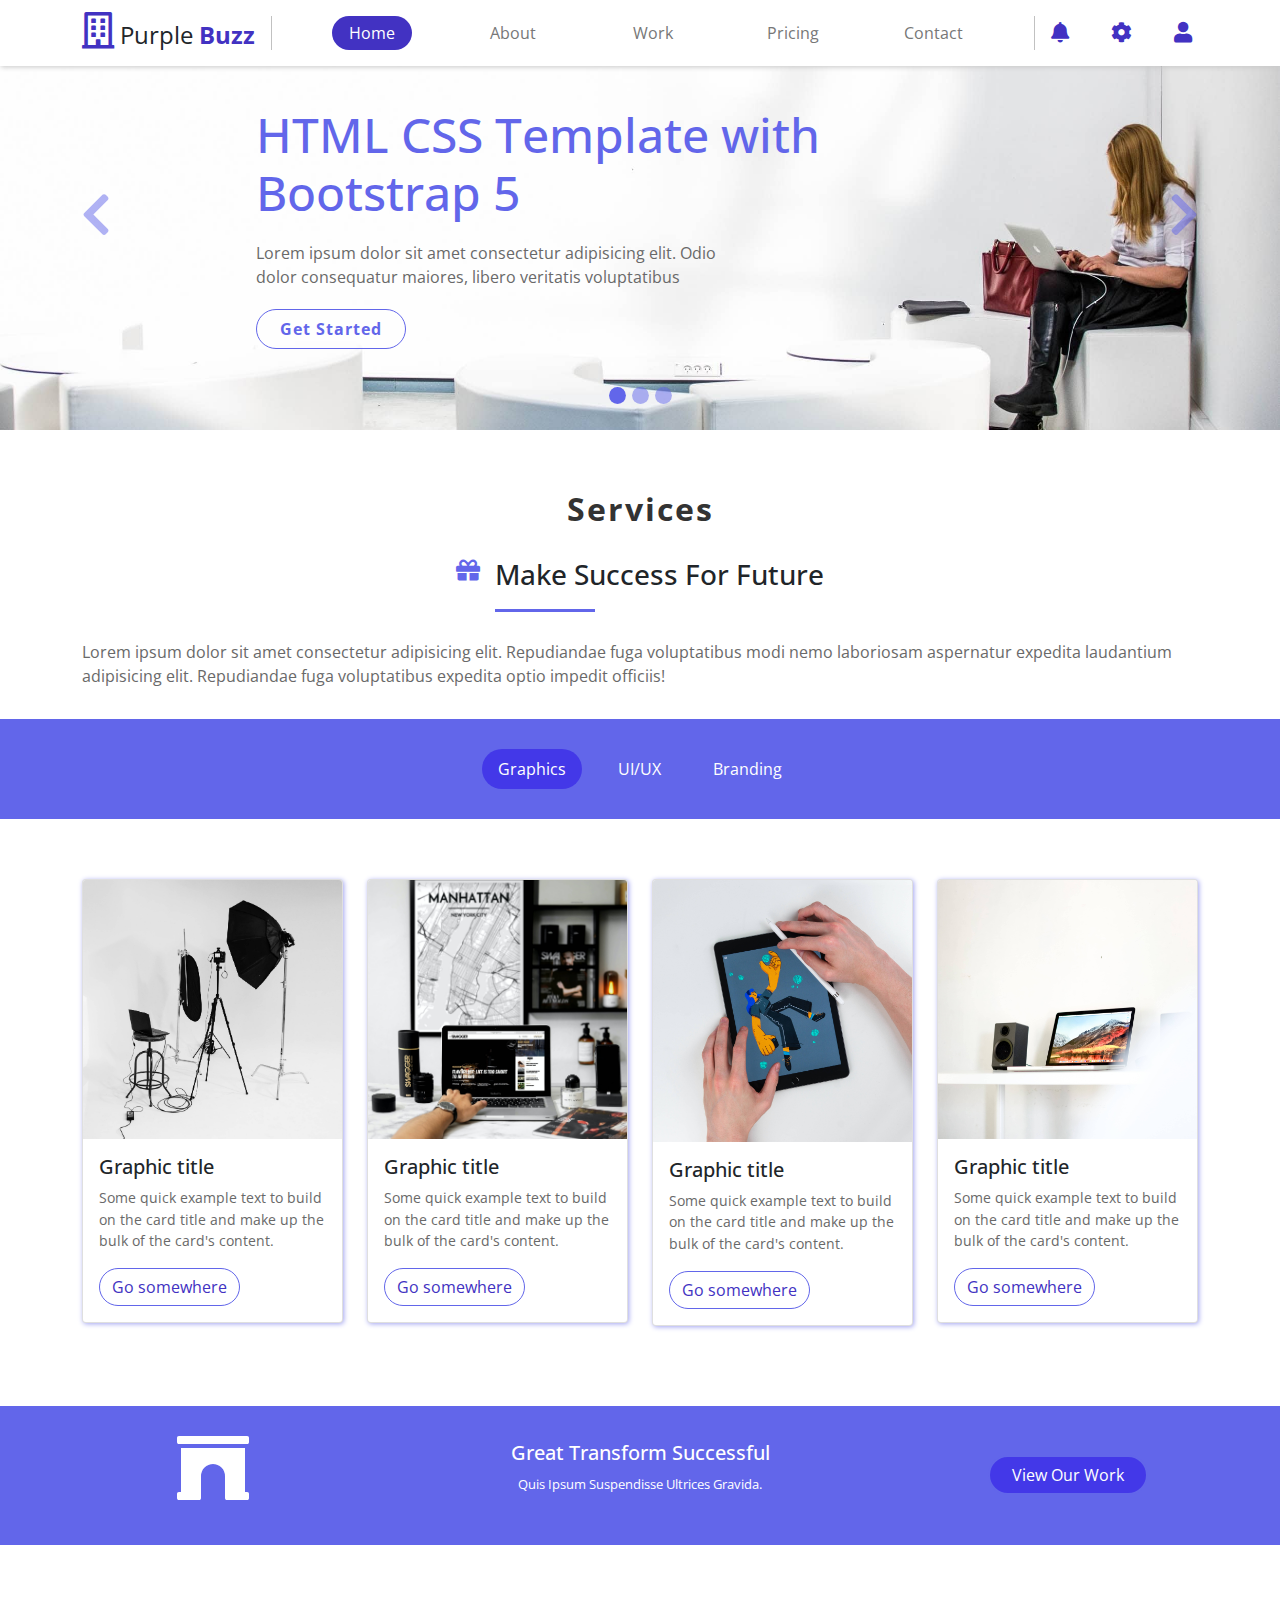
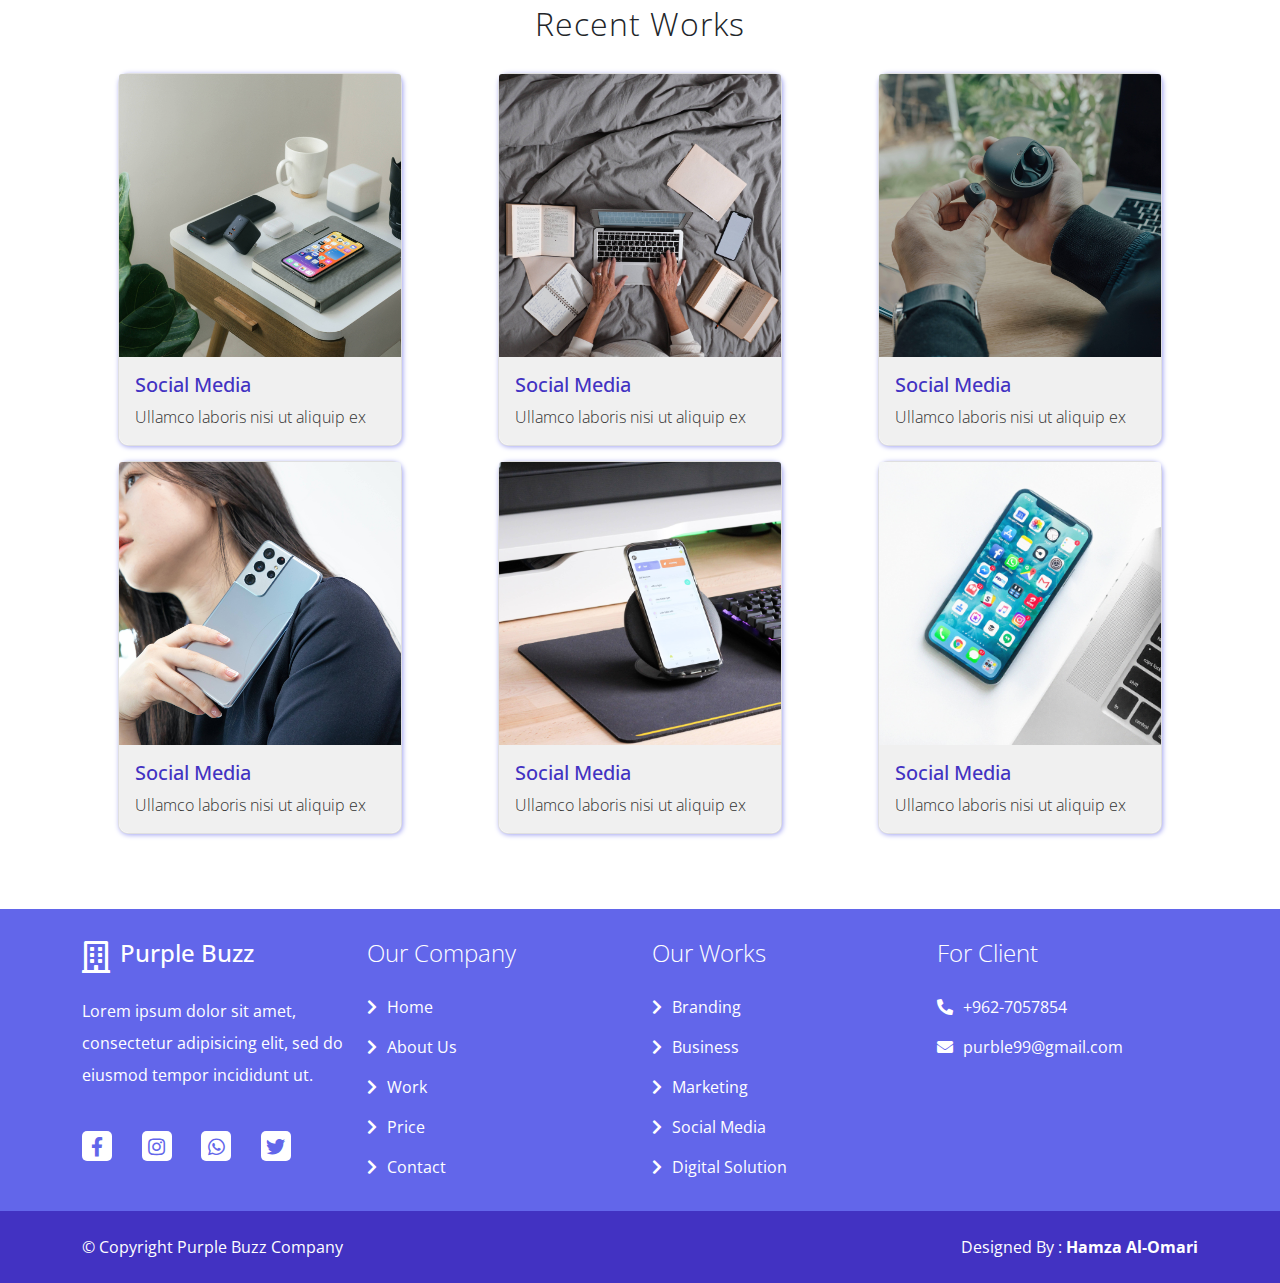
<file: index.html>
<!DOCTYPE html>
<html lang="en">
<head>
    <meta charset="UTF-8">
    <meta http-equiv="X-UA-Compatible" content="IE=edge">
    <meta name="viewport" content="width=device-width, initial-scale=1.0">
    <title>Purple Buzz</title>

    <!-- Google Fonts -->
    <link rel="preconnect" href="https://fonts.gstatic.com">
    <link href="https://fonts.googleapis.com/css2?family=Open+Sans:ital,wght@0,300;0,400;0,600;0,700;1,300;1,700&display=swap" rel="stylesheet">
    <!-- Google Fonts -->

    <!-- Bootstrap -->
    <link rel="stylesheet" href="css/bootstrap.min.css">
    <!-- Bootstrap -->


    <!-- font Awsome -->
    <link rel="stylesheet" href="css/all.min.css">
    <!-- font Awsome -->

    <link rel="stylesheet" href="css/homePage.css">
</head>
<body>

<!-- Start Nav -->
    <div class="custm-nav">
        <nav class="navbar navbar-expand-lg">
            <div class="container">


              <a class="navbar-brand" href="#">
                <i class="far fa-building"></i>
                  Purple <span>Buzz</span>
              </a>
              <button class="navbar-toggler" type="button" data-bs-toggle="collapse" data-bs-target="#navbarSupportedContent" aria-controls="navbarSupportedContent" aria-expanded="false" aria-label="Toggle navigation">
                <i class="fas fa-bars navbar-toggler-icon d-flex justify-content-center align-items-center"></i>
              </button>
              <div class="collapse navbar-collapse" id="navbarSupportedContent">
                <ul class="navbar-nav mx-auto mb-2 mb-lg-0">
                  <li class="nav-item">
                    <a class="nav-link active text-capitalize" aria-current="page" href="index.html">home</a>
                  </li>
    
                  <li class="nav-item">
                    <a class="nav-link text-capitalize" href="about.html">about</a>
                  </li>
    
                  <li class="nav-item">
                    <a class="nav-link text-capitalize" href="work.html">work</a>
                  </li>
    
                  <li class="nav-item">
                    <a class="nav-link text-capitalize" href="pricing.html">pricing</a>
                  </li>
    
                  <li class="nav-item">
                    <a class="nav-link text-capitalize" href="contact.html">Contact</a>
                  </li>
    
                </ul>
    
                <div class="buttons d-flex  justify-content-between align-items-center">
                  <i class="fas fa-bell d-flex justify-content-center align-items-center"></i>
                    <i class="fas fa-cog d-flex justify-content-center align-items-center"></i>
                    <i class="fas fa-user d-flex justify-content-center align-items-center"></i>
                </div>
              </div>
            </div>
          </nav>
    </div>
   
<!-- End Nav -->

<!-- Start Slider -->

<div class="slider-custom">
  


  <div id="carouselExampleCaptions" class="carousel slide" data-bs-ride="carousel">
    <div class="carousel-indicators">
      <button type="button" data-bs-target="#carouselExampleCaptions" data-bs-slide-to="0" class="active" aria-current="true" aria-label="Slide 1"></button>
      <button type="button" data-bs-target="#carouselExampleCaptions" data-bs-slide-to="1" aria-label="Slide 2"></button>
      <button type="button" data-bs-target="#carouselExampleCaptions" data-bs-slide-to="2" aria-label="Slide 3"></button>
    </div>
    <div class="carousel-inner">
      <div class="carousel-item active">
        <div class="carousel-caption  d-md-block">
          <h5>HTML CSS Template with Bootstrap 5</h5>
          <p>Lorem ipsum dolor sit amet consectetur adipisicing elit. Odio dolor consequatur maiores, libero veritatis voluptatibus</p>
          <button type="button" class="btn btn-outline">Get Started</button>
        </div>
      </div>
      <div class="carousel-item">

        <div class="carousel-caption  d-md-block">
          <h5>Develop Strategies for your business</h5>
          <p>Lorem ipsum dolor sit amet consectetur adipisicing elit. Quidem magni voluptate, natus numquam molestias sapiente voluptatibus autem cupiditate itaque vel.</p>
          <button type="button" class="btn btn-outline">Get Started</button>
        </div>
      </div>
      <div class="carousel-item">

        <div class="carousel-caption  d-md-block">
          <h5>Cupidatat non proident</h5>
          <p>laboris nisi ut aliquip ex ea commodo consequat. Duis aute irure dolor in reprehenderit in voluptate velit esse cillum dolore eu fugiat nulla pariatur. Excepteur sint occaecat. </p>
          <button type="button" class="btn btn-outline">Get Started</button>
        </div>
      </div>
    </div>

    <button class="carousel-control-prev" type="button" data-bs-target="#carouselExampleCaptions" data-bs-slide="prev">
      <i class="fas fa-chevron-left" aria-hidden="true"></i>
      <span class="visually-hidden">Previous</span>
    </button>

    <button class="carousel-control-next" type="button" data-bs-target="#carouselExampleCaptions" data-bs-slide="next">
      <i class="fas fa-chevron-right " aria-hidden="true"></i>
      <span class="visually-hidden">Next</span>
    </button>

  </div>

</div>

<!-- End Slider -->


<!-- Start Services -->
      
<div class="services">
  <div class="container">

    <h2 class="text-capitalize text-center ">services</h2>
    
    <div class="text d-flex justify-content-center align-items-center flex-column">
      <div class="title d-flex flex-row">
        <i class="fas fa-gift d-flex justify-content-center"></i>
        <h3 class="text-capitalize">make success for future</h3>
      </div>
      <p>Lorem ipsum dolor sit amet consectetur adipisicing elit. Repudiandae fuga voluptatibus modi nemo laboriosam aspernatur expedita laudantium adipisicing elit. Repudiandae fuga voluptatibus expedita optio impedit officiis!</p>
    </div>

  </div>
</div>

<!-- end Services -->



<!-- Start Background -->

<div class="background">
      
  <ul class="nav nav-pills mb-3  d-flex justify-content-center align-items-center" id="pills-tab" role="tablist">
    <li class="nav-item" role="presentation">
      <button class="nav-link active" id="pills-home-tab" data-bs-toggle="pill" data-bs-target="#pills-home" type="button" role="tab" aria-controls="pills-home" aria-selected="true">Graphics</button>
    </li>
    <li class="nav-item" role="presentation">
      <button class="nav-link" id="pills-profile-tab" data-bs-toggle="pill" data-bs-target="#pills-profile" type="button" role="tab" aria-controls="pills-profile" aria-selected="false">UI/UX</button>
    </li>
    <li class="nav-item" role="presentation">
      <button class="nav-link" id="pills-contact-tab" data-bs-toggle="pill" data-bs-target="#pills-contact" type="button" role="tab" aria-controls="pills-contact" aria-selected="false">Branding</button>
    </li>
  </ul>

  
  <div class="tab-content" id="pills-tabContent">
    <div class="tab-pane fade show active" id="pills-home" role="tabpanel" aria-labelledby="pills-home-tab">

    <div class="container">
      <div class="row">
        <div class="col-xl-3 col-lg-4 col-md-6">
          <div class="card mx-auto" >
            <img src="images/s4.jpg" class="card-img-top" alt="...">
            <div class="card-body">
              <h5 class="card-title">Graphic title</h5>
              <p class="card-text">Some quick example text to build on the card title and make up the bulk of the card's content.</p>
              <a href="#" class="btn btn-outline">Go somewhere</a>
            </div>
          </div>
        </div>
        <div class="col-xl-3 col-lg-4 col-md-6">
          <div class="card mx-auto" >
            <img src="images/s2.jpg" class="card-img-top" alt="...">
            <div class="card-body">
              <h5 class="card-title">Graphic title</h5>
              <p class="card-text">Some quick example text to build on the card title and make up the bulk of the card's content.</p>
              <a href="#" class="btn btn-outline">Go somewhere</a>
            </div>
          </div>
        </div>
        <div class="col-xl-3 col-lg-4 col-md-6">
          <div class="card mx-auto" >
            <img src="images/s9.jpg" class="card-img-top" alt="...">
            <div class="card-body">
              <h5 class="card-title">Graphic title</h5>
              <p class="card-text">Some quick example text to build on the card title and make up the bulk of the card's content.</p>
              <a href="#" class="btn btn-outline">Go somewhere</a>
            </div>
          </div>
        </div>
        <div class="col-xl-3 col-lg-4 col-md-6 ">
          <div class="card mx-auto" >
            <img src="images/s6.jpg" class="card-img-top" alt="...">
            <div class="card-body">
              <h5 class="card-title">Graphic title</h5>
              <p class="card-text">Some quick example text to build on the card title and make up the bulk of the card's content.</p>
              <a href="#" class="btn btn-outline">Go somewhere</a>
            </div>
          </div>
        </div>
      </div>
      </div>
    </div>


    <div class="tab-pane fade" id="pills-profile" role="tabpanel" aria-labelledby="pills-profile-tab">
      <div class="container">
      <div class="row">
        <div class="col-xl-3 col-lg-4 col-md-6">
          <div class="card mx-auto" >
            <img src="images/s13.jpg" class="card-img-top" alt="...">
            <div class="card-body">
              <h5 class="card-title">Ui/UX title</h5>
              <p class="card-text">Some quick example text to build on the card title and make up the bulk of the card's content.</p>
              <a href="#" class="btn btn-outline">Go somewhere</a>
            </div>
          </div>
        </div>
        <div class="col-xl-3 col-lg-4 col-md-6">
          <div class="card mx-auto">
            <img src="images/s8.jpg" class="card-img-top" alt="...">
            <div class="card-body">
              <h5 class="card-title">Ui/UX title</h5>
              <p class="card-text">Some quick example text to build on the card title and make up the bulk of the card's content.</p>
              <a href="#" class="btn btn-outline">Go somewhere</a>
            </div>
          </div>
        </div>
        <div class="col-xl-3 col-lg-4 col-md-6">
          <div class="card mx-auto" >
            <img src="images/s3.jpg" class="card-img-top" alt="...">
            <div class="card-body">
              <h5 class="card-title">Ui/UX title</h5>
              <p class="card-text">Some quick example text to build on the card title and make up the bulk of the card's content.</p>
              <a href="#" class="btn btn-outline">Go somewhere</a>
            </div>
          </div>
        </div>
        <div class="col-xl-3 col-lg-4 col-md-6">
          <div class="card mx-auto" >
            <img src="images/s12.jpg" class="card-img-top" alt="...">
            <div class="card-body">
              <h5 class="card-title">Ui/UX title</h5>
              <p class="card-text">Some quick example text to build on the card title and make up the bulk of the card's content.</p>
              <a href="#" class="btn btn-outline">Go somewhere</a>
            </div>
          </div>
        </div>
      </div>
    </div>
    </div>
    <div class="tab-pane fade" id="pills-contact" role="tabpanel" aria-labelledby="pills-contact-tab">

      <div class="container">

      <div class="row">
        <div class="col-xl-3 col-lg-4 col-md-6">
          <div class="card mx-auto" >
            <img src="images/s1.jpg" class="card-img-top" alt="...">
            <div class="card-body">
              <h5 class="card-title">Branding title</h5>
              <p class="card-text">Some quick example text to build on the card title and make up the bulk of the card's content.</p>
              <a href="#" class="btn btn-outline">Go somewhere</a>
            </div>
          </div>
        </div>
        <div class="col-xl-3 col-lg-4 col-md-6">
          <div class="card mx-auto" >
            <img src="images/s5.jpg" class="card-img-top" alt="...">
            <div class="card-body">
              <h5 class="card-title">Branding title</h5>
              <p class="card-text">Some quick example text to build on the card title and make up the bulk of the card's content.</p>
              <a href="#" class="btn btn-outline">Go somewhere</a>
            </div>
          </div>
        </div>
        <div class="col-xl-3 col-lg-4 col-md-6">
          <div class="card mx-auto" >
            <img src="images/s11.jpg" class="card-img-top" alt="...">
            <div class="card-body">
              <h5 class="card-title">Branding title</h5>
              <p class="card-text">Some quick example text to build on the card title and make up the bulk of the card's content.</p>
              <a href="#" class="btn btn-outline">Go somewhere</a>
            </div>
          </div>
        </div>
        <div class="col-xl-3 col-lg-4 col-md-6">
          <div class="card mx-auto" >
            <img src="images/s2.jpg" class="card-img-top" alt="...">
            <div class="card-body">
              <h5 class="card-title">Branding title</h5>
              <p class="card-text">Some quick example text to build on the card title and make up the bulk of the card's content.</p>
              <a href="#" class="btn btn-outline">Go somewhere</a>
            </div>
          </div>
        </div>
      </div>
    </div>
    </div>
</div>
</div>
<!-- End Background -->


<!-- Start Box -->

<div class="box">
  <div class="container ">
    <div class="row">
      <div class="col-lg-3 col-md-12 d-flex justify-content-center align-items-center">
        <i class="fas fa-archway"></i>
      </div>
      <div class="col-lg-6 col-md-12 d-flex justify-content-center align-items-center">
        <div class="text">
          <h5 class="text-capitalize">great transform successful</h5>
          <p class="text-capitalize">Quis ipsum suspendisse ultrices gravida.</p>
        </div>
      </div>
      <div class="col-lg-3 col-md-12 d-flex justify-content-center align-items-center">
        <button class="btn btn-outline text-capitalize">view our work</button>
      </div>

    </div>





  </div>
</div>

<!-- End Box -->



<!-- Start works -->

<div class="works">
  <div class="container">
    <h2 class="text-capitalize">recent works</h2>

    <div class="row">
      <div class="col-lg-4 col-sm-6">
        <div class="card" >
          <div class="pic">
            <img src="images/w1.jpg" class="card-img-top" alt="...">
          </div>
          <div class="card-body">
            <h5 class="card-title text-capitalize">social media</h5>
            <p class="card-text">Ullamco laboris nisi ut aliquip ex</p>
          </div>
        </div>
      </div>
      <div class="col-lg-4 col-sm-6">
        <div class="card" >
          <div class="pic">
            <img src="images/w2.jpg" class="card-img-top" alt="...">
          </div>
          <div class="card-body">
            <h5 class="card-title text-capitalize">social media</h5>
            <p class="card-text">Ullamco laboris nisi ut aliquip ex</p>
          </div>
        </div>
      </div>
      <div class="col-lg-4 col-sm-6">
        <div class="card" >
          <div class="pic">
            <img src="images/w3.jpg" class="card-img-top" alt="...">
          </div>
          <div class="card-body">
            <h5 class="card-title text-capitalize">social media</h5>
            <p class="card-text">Ullamco laboris nisi ut aliquip ex</p>
          </div>
        </div>
      </div>
      <div class="col-lg-4 col-sm-6">
        <div class="card" >
          <div class="pic">
            <img src="images/w4.jpg" class="card-img-top" alt="...">
          </div>
          <div class="card-body">
            <h5 class="card-title text-capitalize">social media</h5>
            <p class="card-text">Ullamco laboris nisi ut aliquip ex</p>
          </div>
        </div>
      </div>
      <div class="col-lg-4 col-sm-6">
        <div class="card" >
          <div class="pic">
            <img src="images/w5.jpg" class="card-img-top" alt="...">
          </div>
          <div class="card-body">
            <h5 class="card-title text-capitalize">social media</h5>
            <p class="card-text">Ullamco laboris nisi ut aliquip ex</p>
          </div>
        </div>
      </div>
      <div class="col-lg-4 col-sm-6">
        <div class="card" >
          <div class="pic">
            <img src="images/w6.jpg" class="card-img-top" alt="...">
          </div>
          <div class="card-body">
            <h5 class="card-title text-capitalize">social media</h5>
            <p class="card-text">Ullamco laboris nisi ut aliquip ex</p>
          </div>
        </div>
      </div>

    </div>
  </div>
</div>

<!-- End works -->





<!-- Start Footer -->

<div class="footer">
  <div class="container">
    <div class="row">
      <div class="col-lg-3 col-md-6 f-card">
        <div class="head d-flex">
          <i class="far fa-building d-flex justify-content-center align-items-center"></i>
          <h4 class="tittle">Purple Buzz</h4>
        </div>

        <p>Lorem ipsum dolor sit amet, consectetur adipisicing elit, sed do eiusmod tempor incididunt ut.</p>

        <div class="icons d-flex justify-content-between align-items-center">
          <i class="fab fa-facebook-f d-flex justify-content-center align-items-center"></i>
          <i class="fab fa-instagram d-flex justify-content-center align-items-center"></i>
          <i class="fab fa-whatsapp d-flex justify-content-center align-items-center"></i>
          <i class="fab fa-twitter d-flex justify-content-center align-items-center"></i>
        </div>

      </div>

      <div class="col-lg-3 col-md-6 order-md-4 order-lg-2 f-card">
          <div class="head d-flex">
           <h4 class="font-weight-lighter">Our Company</h4>
          </div>
          <div class="menu">
            <ul class="list-unstyled">
              <li> <i class="fas fa-chevron-right"></i>Home</li>
              <li> <i class="fas fa-chevron-right"></i>About Us</li>
              <li> <i class="fas fa-chevron-right"></i>Work</li>
              <li> <i class="fas fa-chevron-right"></i>Price</li>
              <li> <i class="fas fa-chevron-right"></i>Contact</li>
            </ul>
          </div>
      </div>

      <div class="col-lg-3 col-md-6 order-md-3 f-card">
        <div class="head d-flex">
         <h4 class="font-weight-lighter">Our Works</h4>
        </div>
        <div class="menu">
          <ul class="list-unstyled">
            <li> <i class="fas fa-chevron-right"></i>Branding</li>
            <li> <i class="fas fa-chevron-right"></i>Business</li>
            <li> <i class="fas fa-chevron-right"></i>Marketing</li>
            <li> <i class="fas fa-chevron-right"></i>Social Media</li>
            <li> <i class="fas fa-chevron-right"></i>Digital Solution</li>
          </ul>
        </div>
    </div>


      <div class="col-lg-3 col-md-6 order-md-2 order-lg-4 f-card">
        <div class="head d-flex">
          <h4 class="font-weight-lighter">For Client</h4>
         </div>
         <div class="menu">
           <ul class="list-unstyled">
             <li> <i class="fas fa-phone-alt"></i></i>+962-7057854</li>
             <li> <i class="fas fa-envelope"></i></i>purble99@gmail.com</li>
           </ul>
         </div>
      </div>
    </div>
  </div>
  <div class="second-footer">
    <div class="container">
  
      <div class="box-footer d-flex justify-content-between align-items-center">
  
        <p class="text-capitalize">&copy; copyright purple buzz company</p>
        <span class="text-capitalize">designed by : <strong>hamza al-omari</strong></span>
  
      </div>
    </div>
  </div>
</div>



<!-- End Footer -->

    <!-- Bootstrap js -->
    <script src="js/bootstrap.min.js"></script>
    <!-- Bootstrap js -->
</body>
</html>
</file>
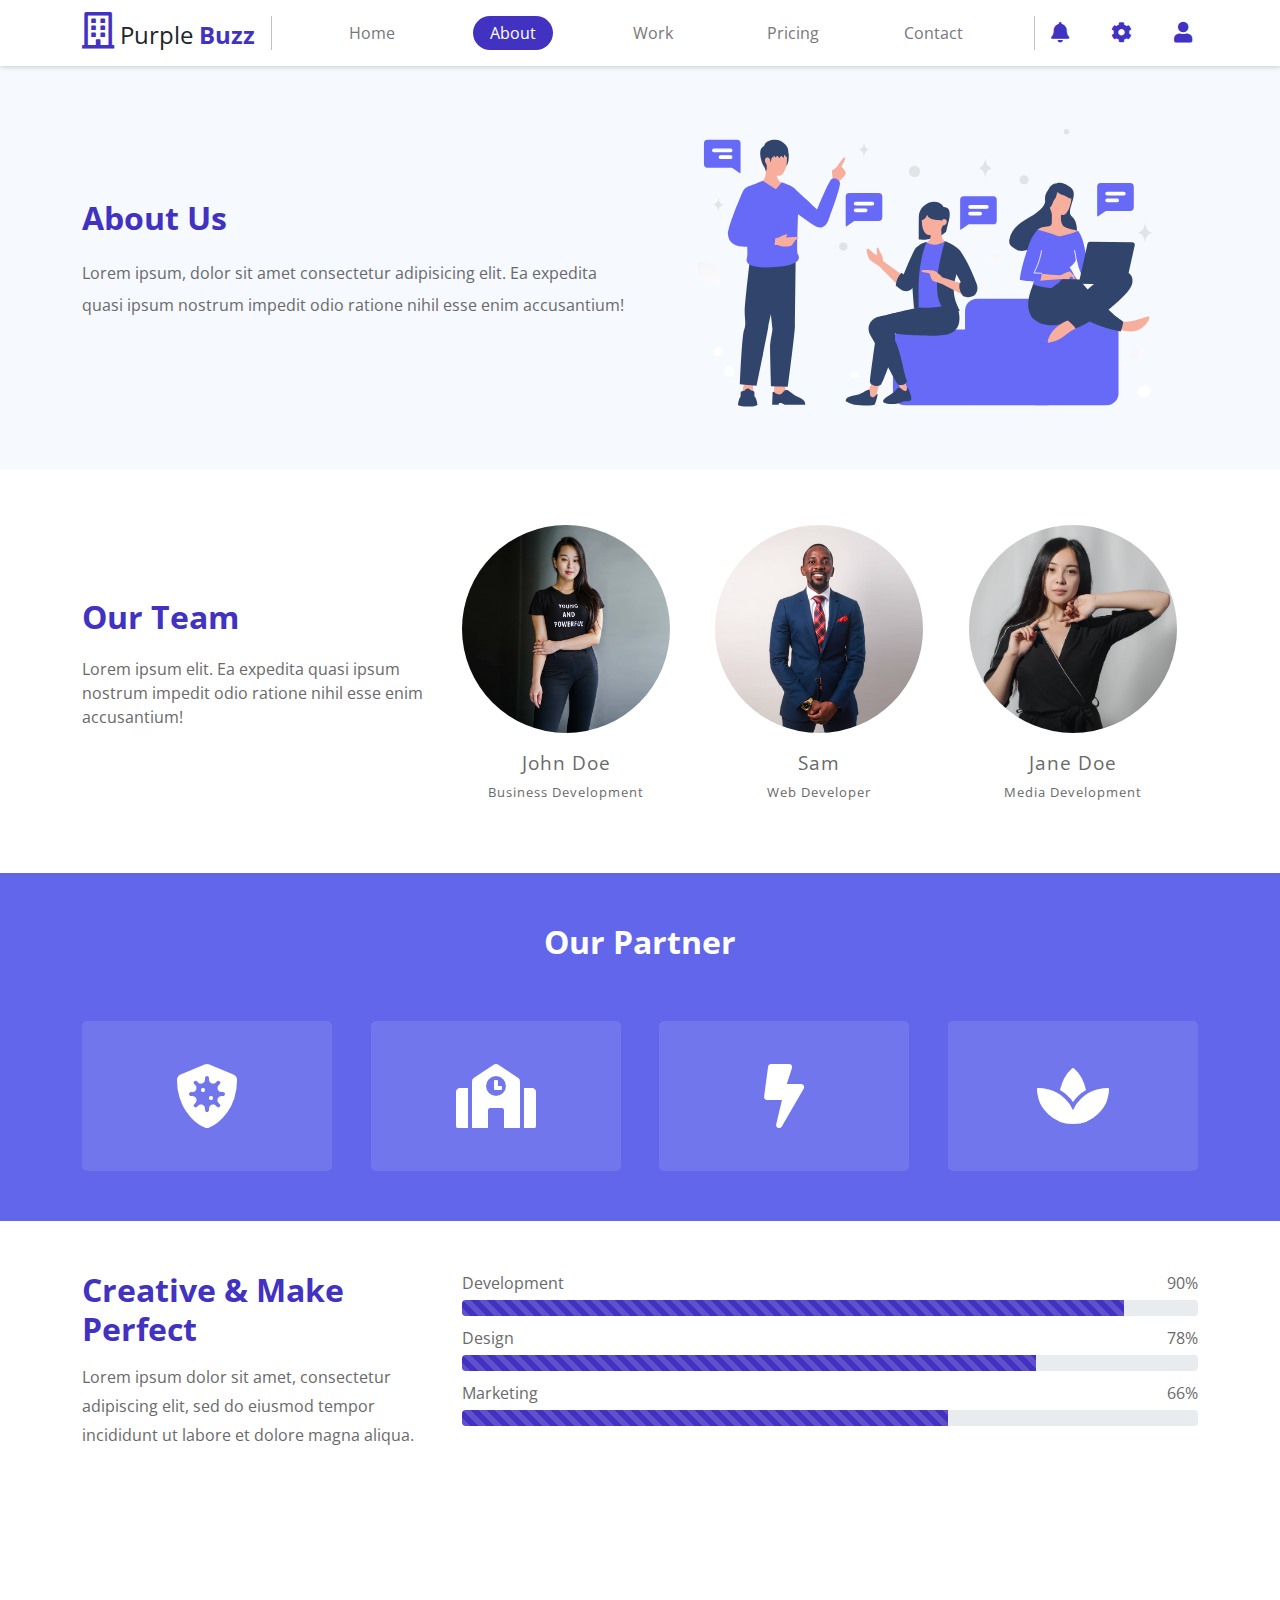
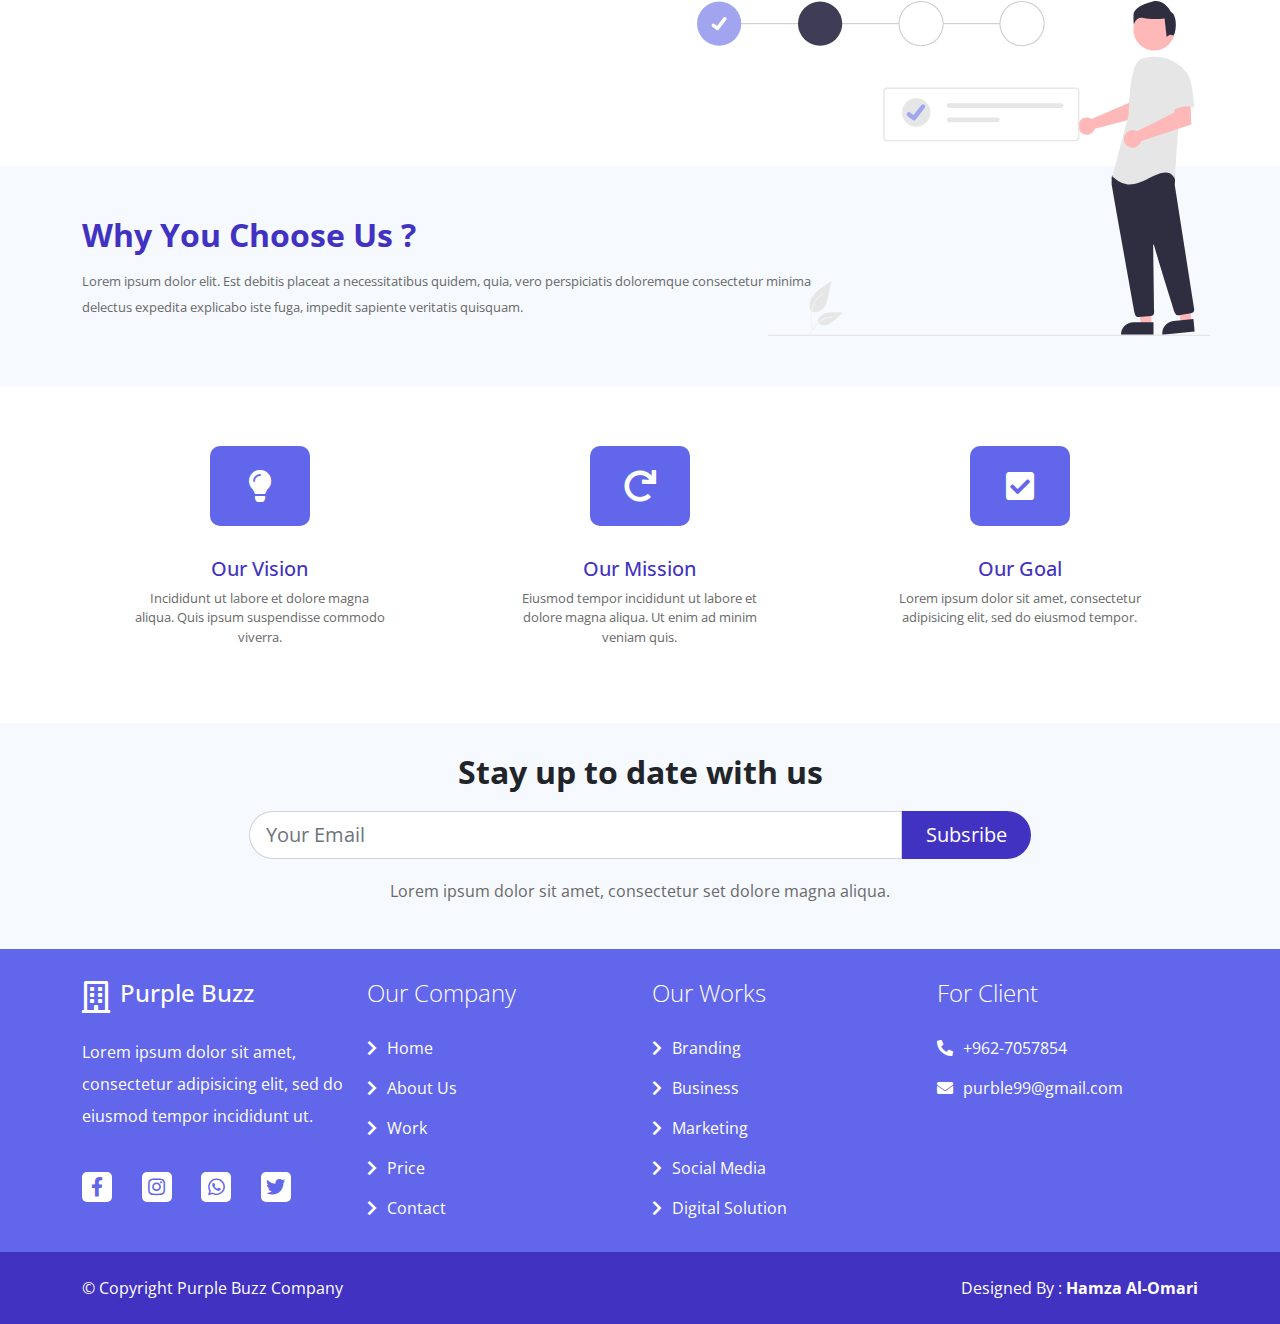
<file: about.html>
<!DOCTYPE html>
<html lang="en">
<head>
    <meta charset="UTF-8">
    <meta http-equiv="X-UA-Compatible" content="IE=edge">
    <meta name="viewport" content="width=device-width, initial-scale=1.0">
    <title>Purple Buzz</title>

    <!-- Google Fonts -->
    <link rel="preconnect" href="https://fonts.gstatic.com">
    <link href="https://fonts.googleapis.com/css2?family=Open+Sans:ital,wght@0,300;0,400;0,600;0,700;1,300;1,700&display=swap" rel="stylesheet">
    <!-- Google Fonts -->

    <!-- Bootstrap -->
    <link rel="stylesheet" href="css/bootstrap.min.css">
    <!-- Bootstrap -->


    <!-- font Awsome -->
    <link rel="stylesheet" href="css/all.min.css">
    <!-- font Awsome -->

    <link rel="stylesheet" href="css/about.css">
</head>

<body>
    <!-- Start Nav -->
    <div class="custm-nav">
        <nav class="navbar navbar-expand-lg">
            <div class="container">


              <a class="navbar-brand" href="#">
                <i class="far fa-building"></i>
                  Purple <span>Buzz</span>
              </a>
              <button class="navbar-toggler" type="button" data-bs-toggle="collapse" data-bs-target="#navbarSupportedContent" aria-controls="navbarSupportedContent" aria-expanded="false" aria-label="Toggle navigation">
                <i class="fas fa-bars navbar-toggler-icon d-flex justify-content-center align-items-center"></i>
              </button>
              <div class="collapse navbar-collapse" id="navbarSupportedContent">
                <ul class="navbar-nav mx-auto mb-2 mb-lg-0">
                  <li class="nav-item">
                    <a class="nav-link  text-capitalize" aria-current="page" href="index.html">home</a>
                  </li>
    
                  <li class="nav-item">
                    <a class="nav-link active text-capitalize" href="about.html">about</a>
                  </li>
    
                  <li class="nav-item">
                    <a class="nav-link text-capitalize" href="work.html">work</a>
                  </li>
    
                  <li class="nav-item">
                    <a class="nav-link text-capitalize" href="pricing.html">pricing</a>
                  </li>
    
                  <li class="nav-item">
                    <a class="nav-link text-capitalize" href="contact.html">contact</a>
                  </li>
    
                </ul>
    
                <div class="buttons d-flex  justify-content-between align-items-center">
                  <i class="fas fa-bell d-flex justify-content-center align-items-center"></i>
                    <i class="fas fa-cog d-flex justify-content-center align-items-center"></i>
                    <i class="fas fa-user d-flex justify-content-center align-items-center"></i>
                </div>
              </div>
            </div>
          </nav>
    </div>
   
<!-- End Nav -->


<!-- Start SliderAbout -->


<div class="slider-about " style="width: 100%;">
    <div class="container">
        <div class="row">
            <div class="col-lg-6 col-sm-12 d-flex align-items-center">

                <div class="box-slider-about">
                    <h2 class="text-capitalize">about us</h2>
                    <p>Lorem ipsum, dolor sit amet consectetur adipisicing elit. Ea expedita quasi ipsum nostrum impedit odio ratione nihil esse enim accusantium!</p>
                </div>
             
            </div>
            <div class="col-lg-6 col-sm-12 ">
                <img class="img-fluid" src="images/slider-about.svg">
            </div>
        </div>
    </div>
</div>

<!-- End SliderAbout -->


<!-- Start ourteam -->
<div class="ourteam">
    <div class="container">
        <div class="row">
            <div class="col-sm-12  col-lg-4  d-flex justify-content-center align-items-center ">
                <div class="box-ourteam">
                    <h2 class="text-capitalize">Our Team</h2>
                    <p>Lorem ipsum elit. Ea expedita quasi ipsum nostrum impedit odio ratione nihil esse enim accusantium!</p>
                </div>
            </div>
            <div class="col-sm-12 col-lg-8  ">
                <div class="photos">
                    <div class="row">

                        <div class="col-sm-12 col-md-4">

                            <div class="card" >
                                <img  src="images/t1.jpg" class="card-img-top rounded-circle img-fluid" alt="...">
                                <div class="card-body d-flex flex-column justify-content-center align-items-center">
                                    <span>John Doe</span>
                                    <span>Business Development</span>
                                </div>
                              </div>

                        </div>

                        <div class="col-sm-12 col-md-4">

                            <div class="card" >
                                <img src="images/t3.jpg" class="card-img-top rounded-circle img-fluid" alt="...">
                                <div class="card-body d-flex flex-column justify-content-center align-items-center">
                                    <span>Sam</span>
                                    <span>Web Developer</span>
                                </div>
                            </div>

                        </div>

                        <div class="col-sm-12 col-md-4">
                            
                            <div class="card">
                                <img src="images/t2.jpg" class="card-img-top rounded-circle img-fluid" alt="...">
                                <div class="card-body d-flex flex-column justify-content-center align-items-center">
                                    <span>Jane Doe</span>
                                    <span>Media Development</span>
                                </div>
                            </div>


                        </div>

                    </div>
                </div>
            </div>
        </div>
    </div>
</div>

<!-- End ourteam -->


<!-- Start partner -->

<div class="partner">
    <div class="container">
        <h2>Our Partner</h2>
        <div class="icons-patner d-flex justify-content-between align-items-center">
            <i class="fas fa-shield-virus d-flex justify-content-center align-items-center"></i>
            <i class="fas fa-school d-flex justify-content-center align-items-center"></i>
            <i class="fas fa-bolt d-flex justify-content-center align-items-center"></i>
            <i class="fas fa-spa d-flex justify-content-center align-items-center"></i>
        </div>
    </div>
</div>

<!-- End partner -->



<!-- Start creative-->
<div class="creative">
    <div class="container">
        <div class="row">
            <div class="col-lg-4 col-sm-12 box-creative">
                <h2 class="text-capitalize">creative &amp; make perfect</h2>
                <p>Lorem ipsum dolor sit amet, consectetur adipiscing elit, sed do eiusmod tempor incididunt ut labore et dolore magna aliqua.</p>
            </div>

            <div class="col-lg-8 col-sm-12">
                <div class="prog">
                    <div class="info d-flex justify-content-between">
                        <span class="text-capitalize">development</span>
                        <span>90%</span>
                    </div>
                    <div class="progress">
                        <div class="progress-bar progress-bar-striped progress-bar-animated" role="progressbar" aria-valuenow="90" aria-valuemin="0" aria-valuemax="100" style="width: 90%"></div>
                    </div>
                </div>
                <div class="prog">
                    <div class="info d-flex justify-content-between">
                        <span class="text-capitalize">design</span>
                        <span>78%</span>
                    </div>
                    <div class="progress">
                        <div class="progress-bar progress-bar-striped progress-bar-animated" role="progressbar" aria-valuenow="78" aria-valuemin="0" aria-valuemax="100" style="width: 78%"></div>
                    </div>
                </div>
                <div class="prog">
                    <div class="info d-flex justify-content-between">
                        <span class="text-capitalize">marketing</span>
                        <span>66%</span>
                    </div>
                    <div class="progress">
                        <div class="progress-bar progress-bar-striped progress-bar-animated" role="progressbar" aria-valuenow="66" aria-valuemin="0" aria-valuemax="100" style="width: 66%"></div>
                    </div>
                </div>

            </div>
        </div>
    </div>
</div>

<!-- End creative-->


<!-- Start choose us -->

<div class="choose-us">
    <div class="container">
        <div class="row">
            <div class="col-lg-8 col-md-7 col-sm-12">
                <h2 class="text-capitalize">why you choose us ?</h2>
                <p>Lorem ipsum dolor elit. Est debitis placeat a necessitatibus quidem, quia, vero perspiciatis doloremque consectetur minima delectus expedita explicabo iste fuga, impedit sapiente veritatis quisquam.</p>
            </div>
            <div class="col-lg-4 col-md-5 col-sm-12">
                <img class="img-fluid" src="images/choose.svg">
            </div>
        </div>
    </div>
</div>



<!-- End choose us -->





<!-- Start Goal  -->


<div class="goal">
    <div class="container">
        <div class="row">
            <div class="col-lg-4">
                <div class="card" >
                    <i class="fas fa-lightbulb text-center d-flex justify-content-center align-items-center"></i>
                    <div class="card-body text-center">
                      <h5 class="card-title text-capitalize">our vision</h5>
                      <p class="card-text">Incididunt ut labore et dolore magna aliqua. Quis ipsum suspendisse commodo viverra.</p>
                    </div>
                  </div>
            </div>
            <div class="col-lg-4">
                <div class="card" >
                    <i class="fas fa-redo text-center d-flex justify-content-center align-items-center"></i>
                    <div class="card-body text-center">
                      <h5 class="card-title text-capitalize">our mission</h5>
                      <p class="card-text">Eiusmod tempor incididunt ut labore et dolore magna aliqua. Ut enim ad minim veniam quis.</p>
                    </div>
                  </div>
            </div>
            <div class="col-lg-4">
                <div class="card last">
                    <i class="fas fa-check-square text-center d-flex justify-content-center align-items-center"></i>
                    <div class="card-body text-center">
                      <h5 class="card-title text-capitalize">our goal</h5>
                      <p class="card-text">Lorem ipsum dolor sit amet, consectetur adipisicing elit, sed do eiusmod tempor.</p>
                    </div>
                  </div>
            </div>
        </div>
    </div>
</div>


<!-- End Goal -->



<!-- Start Stay-up -->

 <div class="stay-up">
  <div class="container">

    <div class="stay-box mx-auto">
        <h2 class="text-center">Stay up to date with us</h2>
        <form action="" class="d-flex">
          <input name="email" type="text" class="form-control form-control-lg rounded-pill rounded-end" id="email" placeholder="Your Email" aria-label="Your Email">
          <button class="btn btn-secondary text-white btn-lg rounded-pill rounded-start px-lg-4" type="submit">Subsribe</button>
        </form>
        <p class="text-center">Lorem ipsum dolor sit amet, consectetur set dolore magna aliqua.</p>
    </div>

  </div>
</div> 

<!-- End Stay-up -->













<!-- Start Footer -->

<div class="footer">
    <div class="container">
      <div class="row">
        <div class="col-lg-3 col-md-6 f-card">
          <div class="head d-flex">
            <i class="far fa-building d-flex justify-content-center align-items-center"></i>
            <h4 class="tittle">Purple Buzz</h4>
          </div>
  
          <p>Lorem ipsum dolor sit amet, consectetur adipisicing elit, sed do eiusmod tempor incididunt ut.</p>
  
          <div class="icons d-flex justify-content-between align-items-center">
            <i class="fab fa-facebook-f d-flex justify-content-center align-items-center"></i>
            <i class="fab fa-instagram d-flex justify-content-center align-items-center"></i>
            <i class="fab fa-whatsapp d-flex justify-content-center align-items-center"></i>
            <i class="fab fa-twitter d-flex justify-content-center align-items-center"></i>
          </div>
  
        </div>
  
        <div class="col-lg-3 col-md-6 order-md-4 order-lg-2 f-card">
            <div class="head d-flex">
             <h4 class="font-weight-lighter">Our Company</h4>
            </div>
            <div class="menu">
              <ul class="list-unstyled">
                <li> <i class="fas fa-chevron-right"></i>Home</li>
                <li> <i class="fas fa-chevron-right"></i>About Us</li>
                <li> <i class="fas fa-chevron-right"></i>Work</li>
                <li> <i class="fas fa-chevron-right"></i>Price</li>
                <li> <i class="fas fa-chevron-right"></i>Contact</li>
              </ul>
            </div>
        </div>
  
        <div class="col-lg-3 col-md-6 order-md-3 f-card">
          <div class="head d-flex">
           <h4 class="font-weight-lighter">Our Works</h4>
          </div>
          <div class="menu">
            <ul class="list-unstyled">
              <li> <i class="fas fa-chevron-right"></i>Branding</li>
              <li> <i class="fas fa-chevron-right"></i>Business</li>
              <li> <i class="fas fa-chevron-right"></i>Marketing</li>
              <li> <i class="fas fa-chevron-right"></i>Social Media</li>
              <li> <i class="fas fa-chevron-right"></i>Digital Solution</li>
            </ul>
          </div>
      </div>
  
  
        <div class="col-lg-3 col-md-6 order-md-2 order-lg-4 f-card">
          <div class="head d-flex">
            <h4 class="font-weight-lighter">For Client</h4>
           </div>
           <div class="menu">
             <ul class="list-unstyled">
               <li> <i class="fas fa-phone-alt "></i></i>+962-7057854</li>
               <li> <i class="fas fa-envelope"></i></i>purble99@gmail.com</li>
             </ul>
           </div>
        </div>
      </div>
    </div>
    <div class="second-footer">
      <div class="container">
    
        <div class="box-footer d-flex justify-content-between align-items-center">
    
          <p class="text-capitalize">&copy; copyright purple buzz company</p>
          <span class="text-capitalize">designed by : <strong>hamza al-omari</strong></span>
    
        </div>
      </div>
    </div>
  </div>
  

  <!-- End Footer -->


  
      <!-- Bootstrap js -->
      <script src="js/bootstrap.min.js"></script>
      <!-- Bootstrap js -->
</body>
</file>
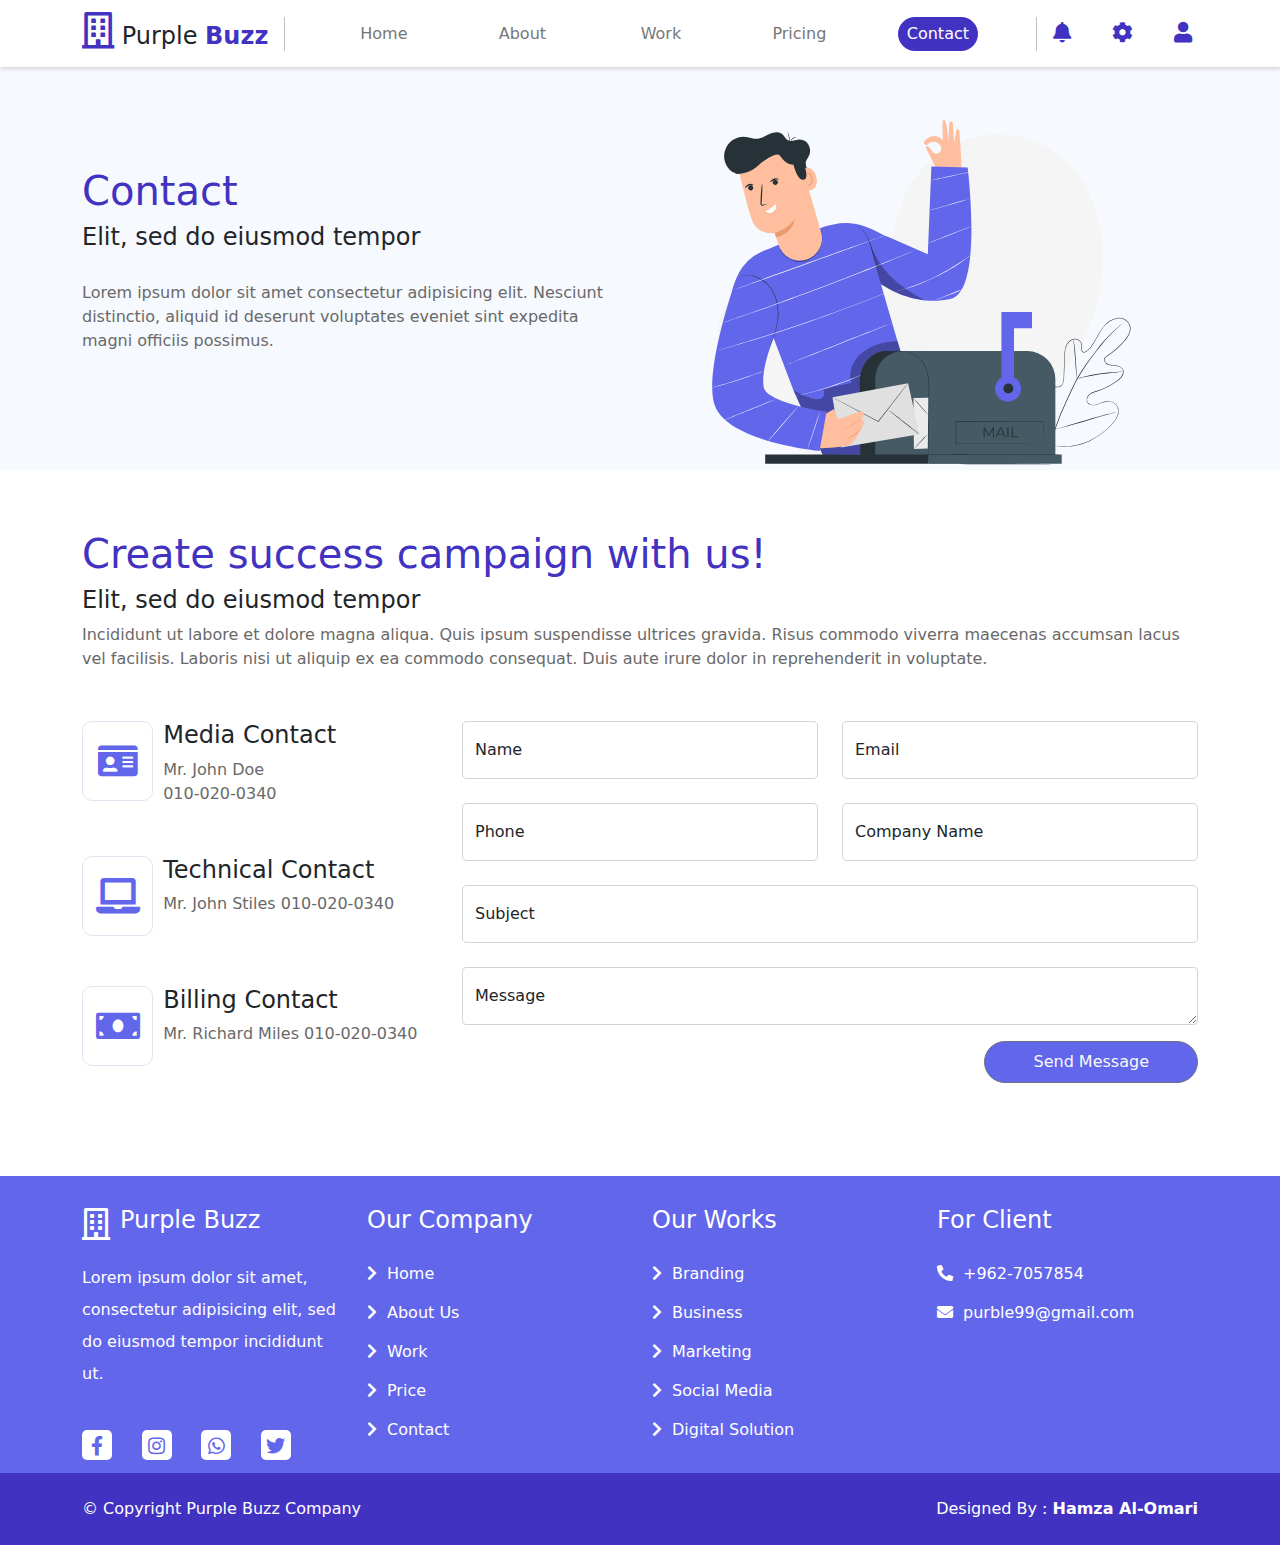
<file: contact.html>
<!DOCTYPE html>
<html lang="en">
<head>
    <meta charset="UTF-8">
    <meta http-equiv="X-UA-Compatible" content="IE=edge">
    <meta name="viewport" content="width=device-width, initial-scale=1.0">
    <title>Purple Buzz</title>

    <!-- Google Fonts -->
    <link rel="preconnect" href="https://fonts.gstatic.com">
    <link href="https://fonts.googleapis.com/css2?family=Open+Sans:ital,wght@0,300;0,400;0,600;0,700;1,300;1,700&display=swap" rel="stylesheet">
    <!-- Google Fonts -->

    <!-- Bootstrap -->
    <link rel="stylesheet" href="css/bootstrap.min.css">
    <!-- Bootstrap -->


    <!-- font Awsome -->
    <link rel="stylesheet" href="css/all.min.css">
    <!-- font Awsome -->

    <link rel="stylesheet" href="css/contact.css">
</head>


<body>
    <!-- Start Nav -->
<div class="custm-nav">
    <nav class="navbar navbar-expand-lg">
        <div class="container">


          <a class="navbar-brand" href="#">
            <i class="far fa-building"></i>
              Purple <span>Buzz</span>
          </a>
          <button class="navbar-toggler" type="button" data-bs-toggle="collapse" data-bs-target="#navbarSupportedContent" aria-controls="navbarSupportedContent" aria-expanded="false" aria-label="Toggle navigation">
            <i class="fas fa-bars navbar-toggler-icon d-flex justify-content-center align-items-center"></i>
          </button>
          <div class="collapse navbar-collapse" id="navbarSupportedContent">
            <ul class="navbar-nav mx-auto mb-2 mb-lg-0">
              <li class="nav-item">
                <a class="nav-link  text-capitalize" aria-current="page" href="index.html">home</a>
              </li>

              <li class="nav-item">
                <a class="nav-link text-capitalize" href="about.html">about</a>
              </li>

              <li class="nav-item">
                <a class="nav-link text-capitalize" href="work.html">work</a>
              </li>

              <li class="nav-item">
                <a class="nav-link text-capitalize" href="pricing.html">pricing</a>
              </li>

              <li class="nav-item">
                <a class="nav-link active text-capitalize" href="contact.html">Contact</a>
              </li>

            </ul>

            <div class="buttons d-flex  justify-content-between align-items-center">
              <i class="fas fa-bell d-flex justify-content-center align-items-center"></i>
                <i class="fas fa-cog d-flex justify-content-center align-items-center"></i>
                <i class="fas fa-user d-flex justify-content-center align-items-center"></i>
            </div>
          </div>
        </div>
      </nav>
</div>

<!-- End Nav -->




<!-- Start contact-img -->

<div class="contact-img">
    <div class="container">
        <div class="row">
            <div class="col-lg-6 col-sm-12">
                <div class="box-contact d-flex justify-content-center  flex-column">
                    <h2 class="h1">Contact</h2>
                    <h4>Elit, sed do eiusmod tempor</h4>
                    <p>Lorem ipsum dolor sit amet consectetur adipisicing elit. Nesciunt distinctio, aliquid id deserunt voluptates eveniet sint expedita magni officiis possimus.</p>
                </div>
            </div>
            <div class="col-lg-6 col-sm-12">
                <img class="img-fluid" src="images/contact.svg">
            </div>
        </div>
    </div>
</div>

<!-- End contact-img -->




<!-- Start campaign  -->

<div class="campaign">
    <div class="container">

    
    <h2 class="h1">Create success campaign with us!</h2>
    <h4>Elit, sed do eiusmod tempor</h4>
    <p>Incididunt ut labore et dolore magna aliqua. Quis ipsum suspendisse ultrices gravida. Risus commodo viverra maecenas accumsan lacus vel facilisis. Laboris nisi ut aliquip ex ea commodo consequat. Duis aute irure dolor in reprehenderit in voluptate.</p>

        <div class="row">
            <div class="col-lg-4">
                <div class="box-contact d-flex flex-row ">
                    <i class="fas fa-id-card d-flex justify-content-center align-items-center"></i>
                    <div class="text d-flex flex-column">
                        <h4>Media Contact</h4>
                        <span>Mr. John Doe</span>
                        <span>010-020-0340</span>
                    </div>
                </div>
                <div class="box-contact d-flex flex-row ">
                    <i class="fas fa-laptop d-flex justify-content-center align-items-center"></i>
                    <div class="text">
                        <h4>Technical Contact</h4>
                        <span>Mr. John Stiles</span>
                        <span>010-020-0340</span>
                    </div>
                </div>
                <div class="box-contact d-flex flex-row ">
                    <i class="fas fa-money-bill d-flex justify-content-center align-items-center"></i>
                    <div class="text">
                        <h4>Billing Contact</h4>
                        <span>Mr. Richard Miles</span>
                        <span>010-020-0340</span>
                    </div>
                </div>
                
            </div>
            <div class="col-lg-8">
                <form class="contact-form row" method="post" action="#" role="form">

                    <div class="col-lg-6 mb-4">
                        <div class="form-floating">
                            <input type="text" class="form-control form-control-lg light-300" id="floatingname" name="inputname" placeholder="Name">
                            <label for="floatingname light-300">Name</label>
                        </div>
                    </div>
                    <!-- End Input Name -->

                    <div class="col-lg-6 mb-4">
                        <div class="form-floating">
                            <input type="text" class="form-control form-control-lg light-300" id="floatingemail" name="inputemail" placeholder="Email">
                            <label for="floatingemail light-300">Email</label>
                        </div>
                    </div>
                    <!-- End Input Email -->

                    <div class="col-lg-6 mb-4">
                        <div class="form-floating">
                            <input type="text" class="form-control form-control-lg light-300" id="floatingphone" name="inputphone" placeholder="Phone">
                            <label for="floatingphone light-300">Phone</label>
                        </div>
                    </div>
                    <!-- End Input Phone -->

                    <div class="col-lg-6 mb-4">
                        <div class="form-floating">
                            <input type="text" class="form-control form-control-lg light-300" id="floatingcompany" name="inputcompany" placeholder="Company Name">
                            <label for="floatingcompany light-300">Company Name</label>
                        </div>
                    </div>
                    <!-- End Input Company Name -->

                    <div class="col-12">
                        <div class="form-floating mb-4">
                            <input type="text" class="form-control form-control-lg light-300" id="floatingsubject" name="inputsubject" placeholder="Subject">
                            <label for="floatingsubject light-300">Subject</label>
                        </div>
                    </div>
                    <!-- End Input Subject -->

                    <div class="col-12">
                        <div class="form-floating mb-3">
                            <textarea class="form-control light-300" rows="8" placeholder="Message" id="floatingtextarea"></textarea>
                            <label for="floatingtextarea light-300">Message</label>
                        </div>
                    </div>
                    <!-- End Textarea Message -->

                    <div class="col-md-12 col-12 m-auto text-end">
                        <button type="submit" class="btn btn-secondary rounded-pill px-md-5 px-4 py-2 radius-0 text-light light-300">Send Message</button>
                    </div>

                </form>
            </div>
        </div>


    </div>
</div>

<!-- End campaign  -->





<!-- Start Footer -->

<div class="footer">
    <div class="container">
      <div class="row">
        <div class="col-lg-3 col-md-6 f-card">
          <div class="head d-flex">
            <i class="far fa-building d-flex justify-content-center align-items-center"></i>
            <h4 class="tittle">Purple Buzz</h4>
          </div>
  
          <p>Lorem ipsum dolor sit amet, consectetur adipisicing elit, sed do eiusmod tempor incididunt ut.</p>
  
          <div class="icons d-flex justify-content-between align-items-center">
            <i class="fab fa-facebook-f d-flex justify-content-center align-items-center"></i>
            <i class="fab fa-instagram d-flex justify-content-center align-items-center"></i>
            <i class="fab fa-whatsapp d-flex justify-content-center align-items-center"></i>
            <i class="fab fa-twitter d-flex justify-content-center align-items-center"></i>
          </div>
  
        </div>
  
        <div class="col-lg-3 col-md-6 order-md-4 order-lg-2 f-card">
            <div class="head d-flex">
             <h4 class="font-weight-lighter">Our Company</h4>
            </div>
            <div class="menu">
              <ul class="list-unstyled">
                <li> <i class="fas fa-chevron-right"></i>Home</li>
                <li> <i class="fas fa-chevron-right"></i>About Us</li>
                <li> <i class="fas fa-chevron-right"></i>Work</li>
                <li> <i class="fas fa-chevron-right"></i>Price</li>
                <li> <i class="fas fa-chevron-right"></i>Contact</li>
              </ul>
            </div>
        </div>
  
        <div class="col-lg-3 col-md-6 order-md-3 f-card">
          <div class="head d-flex">
           <h4 class="font-weight-lighter">Our Works</h4>
          </div>
          <div class="menu">
            <ul class="list-unstyled">
              <li> <i class="fas fa-chevron-right"></i>Branding</li>
              <li> <i class="fas fa-chevron-right"></i>Business</li>
              <li> <i class="fas fa-chevron-right"></i>Marketing</li>
              <li> <i class="fas fa-chevron-right"></i>Social Media</li>
              <li> <i class="fas fa-chevron-right"></i>Digital Solution</li>
            </ul>
          </div>
      </div>
  
  
        <div class="col-lg-3 col-md-6 order-md-2 order-lg-4 f-card">
          <div class="head d-flex">
            <h4 class="font-weight-lighter">For Client</h4>
           </div>
           <div class="menu">
             <ul class="list-unstyled">
               <li> <i class="fas fa-phone-alt"></i></i>+962-7057854</li>
               <li> <i class="fas fa-envelope"></i></i>purble99@gmail.com</li>
             </ul>
           </div>
        </div>
      </div>
    </div>
    <div class="second-footer">
      <div class="container">
    
        <div class="box-footer d-flex justify-content-between align-items-center">
    
          <p class="text-capitalize">&copy; copyright purple buzz company</p>
          <span class="text-capitalize">designed by : <strong>hamza al-omari</strong></span>
    
        </div>
      </div>
    </div>
  </div>
  
  
  
  <!-- End Footer -->



    <!-- Bootstrap js -->
        <script src="js/bootstrap.min.js"></script>
    <!-- Bootstrap js -->
</body>
</file>
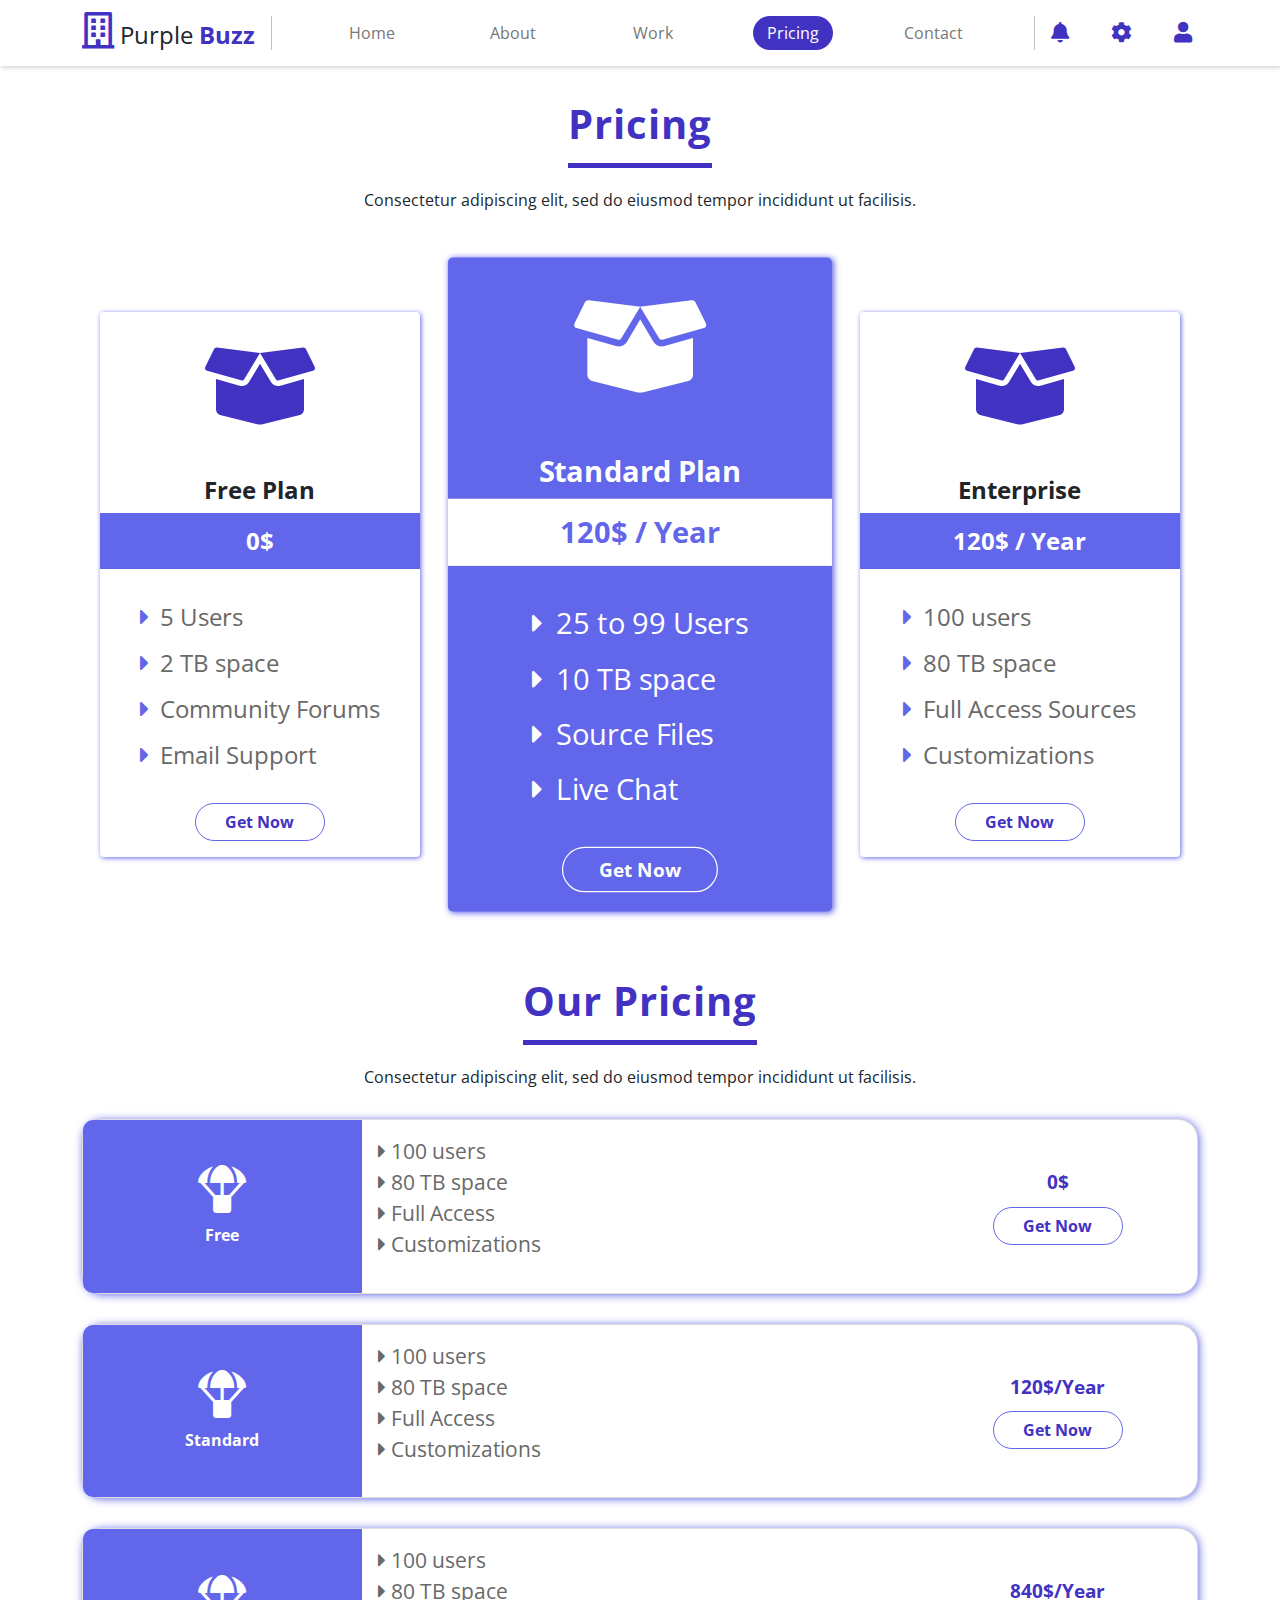
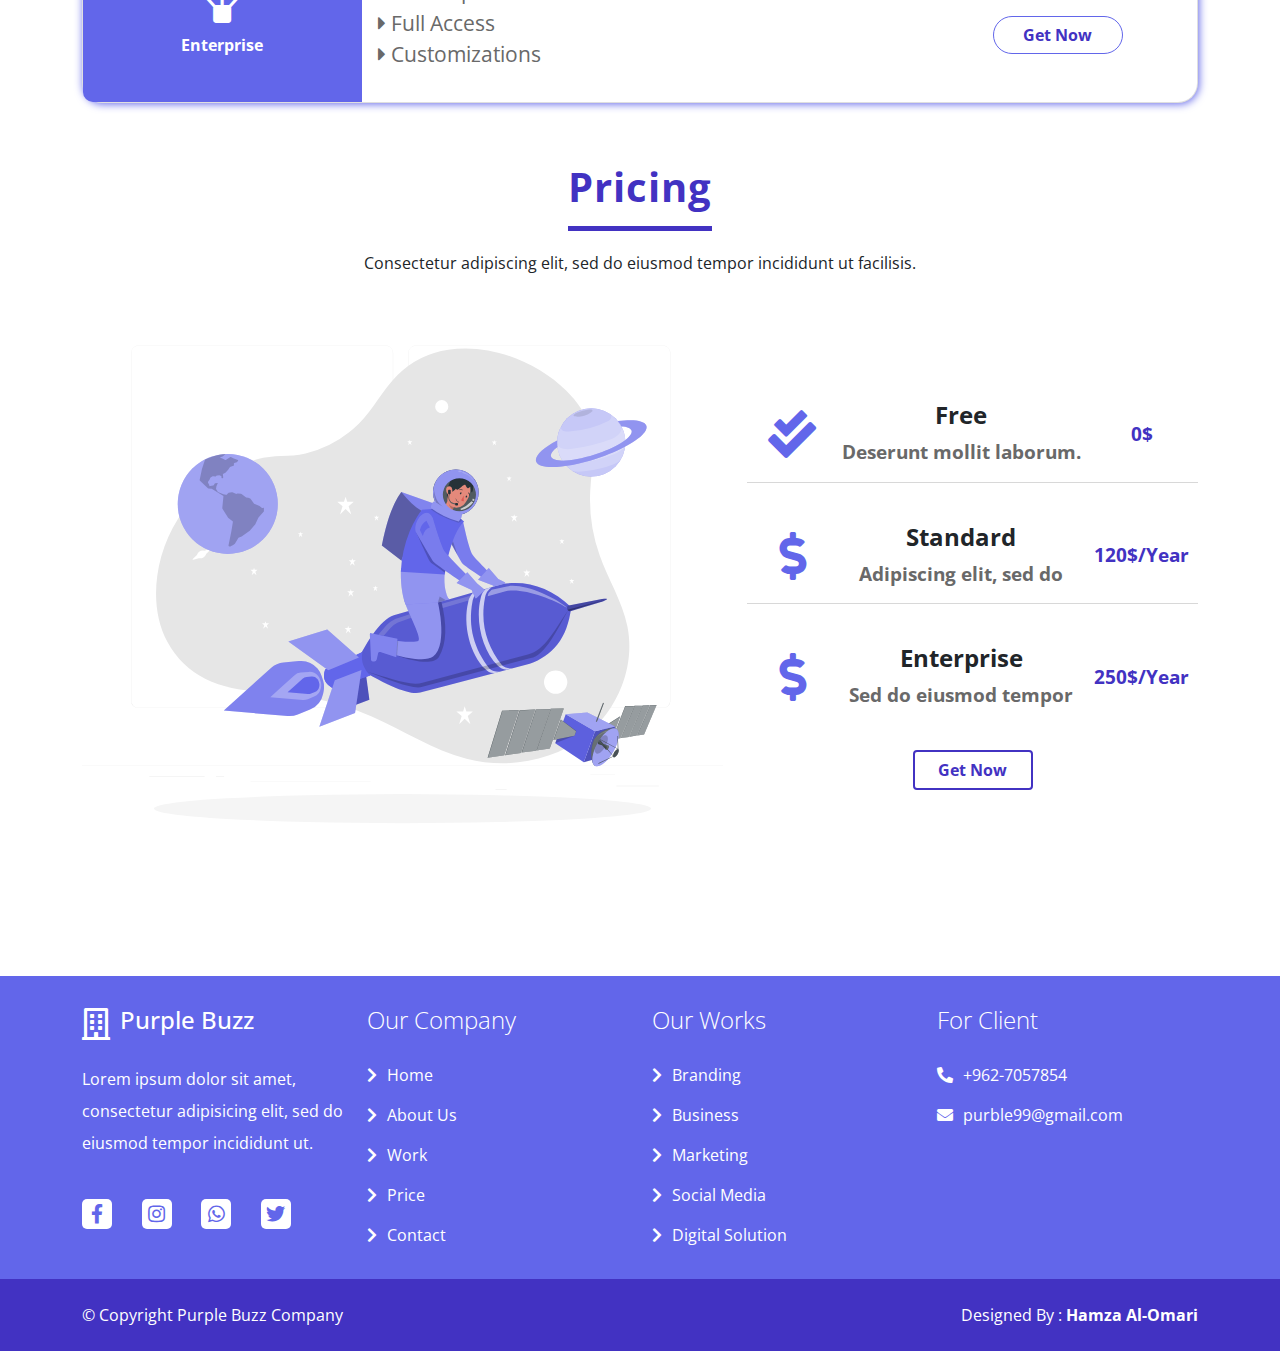
<file: pricing.html>
<!DOCTYPE html>
<html lang="en">
<head>
    <meta charset="UTF-8">
    <meta http-equiv="X-UA-Compatible" content="IE=edge">
    <meta name="viewport" content="width=device-width, initial-scale=1.0">
    <title>Purple Buzz</title>

    <!-- Google Fonts -->
    <link rel="preconnect" href="https://fonts.gstatic.com">
    <link href="https://fonts.googleapis.com/css2?family=Open+Sans:ital,wght@0,300;0,400;0,600;0,700;1,300;1,700&display=swap" rel="stylesheet">
    <!-- Google Fonts -->

    <!-- Bootstrap -->
    <link rel="stylesheet" href="css/bootstrap.min.css">
    <!-- Bootstrap -->


    <!-- font Awsome -->
    <link rel="stylesheet" href="css/all.min.css">
    <!-- font Awsome -->

    <link rel="stylesheet" href="css/pricing.css">
</head>


<body>
    <!-- Start Nav -->
<div class="custm-nav">
    <nav class="navbar navbar-expand-lg">
        <div class="container">


          <a class="navbar-brand" href="#">
            <i class="far fa-building"></i>
              Purple <span>Buzz</span>
          </a>
          <button class="navbar-toggler" type="button" data-bs-toggle="collapse" data-bs-target="#navbarSupportedContent" aria-controls="navbarSupportedContent" aria-expanded="false" aria-label="Toggle navigation">
            <i class="fas fa-bars navbar-toggler-icon d-flex justify-content-center align-items-center"></i>
          </button>
          <div class="collapse navbar-collapse" id="navbarSupportedContent">
            <ul class="navbar-nav mx-auto mb-2 mb-lg-0">
              <li class="nav-item">
                <a class="nav-link  text-capitalize" aria-current="page" href="index.html">home</a>
              </li>

              <li class="nav-item">
                <a class="nav-link text-capitalize" href="about.html">about</a>
              </li>

              <li class="nav-item">
                <a class="nav-link text-capitalize" href="work.html">work</a>
              </li>

              <li class="nav-item">
                <a class="nav-link active text-capitalize" href="pricing.html">pricing</a>
              </li>

              <li class="nav-item">
                <a class="nav-link text-capitalize" href="contact.html">Contact</a>
              </li>

            </ul>

            <div class="buttons d-flex  justify-content-between align-items-center">
              <i class="fas fa-bell d-flex justify-content-center align-items-center"></i>
                <i class="fas fa-cog d-flex justify-content-center align-items-center"></i>
                <i class="fas fa-user d-flex justify-content-center align-items-center"></i>
            </div>
          </div>
        </div>
      </nav>
</div>

<!-- End Nav -->


<!-- Start pricing -->
<div class="pricing">
    <div class="container">
        <div class="tittle d-flex justify-content-center flex-column align-items-center ">
            <h2 class="h1">Pricing</h2>
            <span >Consectetur adipiscing elit, sed do eiusmod tempor incididunt ut facilisis.</span>
        </div>

        <div class="row">
            <div class="col-lg-4 col-sm-6 order-sm-2 order-2 order-lg-1 col-6">
                <div class="card mx-auto" >
                    <i class="fas fa-box-open d-flex justify-content-center align-items-center"></i>
                    <div class="card-body d-flex flex-column align-items-center justify-content-center">
                      <h5 class="card-title">Free Plan</h5>
                      <span>0$</span>
                     <ul class="list-unstyled">
                         <li> <i class="fas fa-caret-right"></i> 5 Users</li>
                         <li> <i class="fas fa-caret-right"></i> 2 TB space</li>
                         <li> <i class="fas fa-caret-right"></i> Community Forums</li>
                         <li> <i class="fas fa-caret-right"></i> Email Support</li>
                     </ul>
                      <a href="#" class="btn btn-primary">Get Now</a>
                    </div>
                  </div>
            </div>

            <div class="col-lg-4 col-sm-12 order-1 order-sm-1 order-lg-2 col-12">
                <div class="card mx-auto best" >
                    <i class="fas fa-box-open d-flex justify-content-center align-items-center"></i>
                    <div class="card-body d-flex flex-column align-items-center justify-content-center">
                      <h5 class="card-title ">Standard Plan</h5>
                      <span>120$ / Year</span>
                      <ul class="list-unstyled">
                          <li> <i class="fas fa-caret-right"></i> 25 to 99 Users</li>
                          <li> <i class="fas fa-caret-right"></i> 10 TB space</li>
                          <li> <i class="fas fa-caret-right"></i> Source Files</li>
                          <li> <i class="fas fa-caret-right"></i> Live Chat</li>
                      </ul>
                      <a href="#" class="btn btn-primary">Get Now</a>
                    </div>
                  </div>
            </div>

            <div class="col-lg-4 col-sm-6 order-3 order-sm-3 order-lg-3 col-6">
                <div class="card mx-auto">
                    <i class="fas fa-box-open d-flex justify-content-center align-items-center"></i>
                    <div class="card-body d-flex flex-column align-items-center justify-content-center">
                      <h5 class="card-title">Enterprise</h5>
                      <span>120$ / Year</span>
                      <ul class="list-unstyled">
                          <li> <i class="fas fa-caret-right"></i> 100 users</li>
                          <li> <i class="fas fa-caret-right"></i> 80 TB space</li>
                          <li> <i class="fas fa-caret-right"></i> Full Access Sources</li>
                          <li> <i class="fas fa-caret-right"></i> Customizations</li>
                      </ul>
                      <a href="#" class="btn btn-primary">Get Now</a>
                    </div>
                  </div>
            </div>
        </div>

    </div>
</div>

<!-- End pricing -->


<!--Start our pricing  -->

<div class="our-pricing">
    <div class="container">


    <div class="tittle d-flex justify-content-center flex-column align-items-center ">
        <h2 class="h1">Our Pricing</h2>
        <span >Consectetur adipiscing elit, sed do eiusmod tempor incididunt ut facilisis.</span>
    </div>

    <div class="col-12">
        <div class="card flex-row">
            <div class="pic d-flex flex-column justify-content-center align-items-center">
                <i class="fas fa-parachute-box"></i>
                <span>Free</span>
            </div>
            <div class="card-body flex-row">
                <ul class="list-unstyled">
                    <li> <i class="fas fa-caret-right"></i> 100 users</li>
                    <li> <i class="fas fa-caret-right"></i> 80 TB space</li>
                    <li> <i class="fas fa-caret-right"></i> Full Access</li>
                    <li> <i class="fas fa-caret-right"></i> Customizations</li>
                </ul>
              
            </div>
            <div class="sale-button d-flex flex-column justify-content-center align-items-center">
                <span>0$</span>
                <a href="#" class="btn btn-primary">Get Now</a>
            </div>

          </div>
    </div>

    <div class="col-12">
        <div class="card flex-row">
            <div class="pic d-flex flex-column justify-content-center align-items-center">
                <i class="fas fa-parachute-box"></i>
                <span>Standard</span>
            </div>
            <div class="card-body flex-row">
                <ul class="list-unstyled">
                    <li> <i class="fas fa-caret-right"></i> 100 users</li>
                    <li> <i class="fas fa-caret-right"></i> 80 TB space</li>
                    <li> <i class="fas fa-caret-right"></i> Full Access</li>
                    <li> <i class="fas fa-caret-right"></i> Customizations</li>
                </ul>
              
            </div>
            <div class="sale-button d-flex flex-column justify-content-center align-items-center">
                <span>120$/Year</span>
                <a href="#" class="btn btn-primary">Get Now</a>
            </div>

          </div>
    </div>
    
    <div class="col-12">
        <div class="card flex-row" >

            <div class="pic d-flex flex-column justify-content-center align-items-center">
                <i class="fas fa-parachute-box"></i>
                <span>Enterprise</span>
            </div>

            <div class="card-body flex-row">
                <ul class="list-unstyled">
                    <li> <i class="fas fa-caret-right"></i> 100 users</li>
                    <li> <i class="fas fa-caret-right"></i> 80 TB space</li>
                    <li> <i class="fas fa-caret-right"></i> Full Access</li>
                    <li> <i class="fas fa-caret-right"></i> Customizations</li>
                </ul>
            </div>

            <div class="sale-button d-flex flex-column justify-content-center align-items-center">
                <span>840$/Year</span>
                <a href="#" class="btn btn-primary">Get Now</a>
            </div>

        </div>
    </div>

    </div>
</div>


<!-- End our pricing  -->




<!--  Start pricing-part-3-->

<div class="pricing-part-3">

    <div class="container">

    
    <div class="tittle d-flex justify-content-center flex-column align-items-center ">
        <h2 class="h1">Pricing</h2>
        <span >Consectetur adipiscing elit, sed do eiusmod tempor incididunt ut facilisis.</span>
    </div>

    <div class="row">

        <div class="col-lg-7">
             <img class="img-fluid" src="images/pricing-3.svg">
        </div>

        <div class="col-lg-5 d-flex flex-column justify-content-center  ">
            <div class="box-p d-flex flex-row justify-content-between align-items-center">
                <i class="fas fa-check-double d-flex justify-content-center align-items-center"></i>
                <div class="text">
                    <h4>Free</h4>
                    <span>Deserunt mollit laborum.</span>
                </div>
                <span class="btn d-flex justify-content-center align-items-center">0$</span>
            </div>
            <div class="box-p d-flex flex-row justify-content-between align-items-center">
                <i class="fas fa-dollar-sign d-flex justify-content-center align-items-center"></i>
                <div class="text">
                    <h4>Standard</h4>
                    <span>Adipiscing elit, sed do</span>
                </div>
                <span class="btn d-flex justify-content-center align-items-center">120$/Year</span>
            </div>
            <div class="box-p p-last d-flex flex-row justify-content-between align-items-center">
                <i class="fas fa-dollar-sign d-flex justify-content-center align-items-center"></i>
                <div class="text">
                    <h4>Enterprise</h4>
                    <span>Sed do eiusmod tempor</span>
                </div>
                <span class="btn d-flex justify-content-center align-items-center">250$/Year</span>
            </div>
            <button class="btn">Get Now</button>
        </div>

    </div>


    </div>  
</div>

<!--  End pricing-part-3-->









<!-- Start Footer -->

<div class="footer">
    <div class="container">
      <div class="row">
        <div class="col-lg-3 col-md-6 f-card">
          <div class="head d-flex">
            <i class="far fa-building d-flex justify-content-center align-items-center"></i>
            <h4 class="tittle">Purple Buzz</h4>
          </div>
  
          <p>Lorem ipsum dolor sit amet, consectetur adipisicing elit, sed do eiusmod tempor incididunt ut.</p>
  
          <div class="icons d-flex justify-content-between align-items-center">
            <i class="fab fa-facebook-f d-flex justify-content-center align-items-center"></i>
            <i class="fab fa-instagram d-flex justify-content-center align-items-center"></i>
            <i class="fab fa-whatsapp d-flex justify-content-center align-items-center"></i>
            <i class="fab fa-twitter d-flex justify-content-center align-items-center"></i>
          </div>
  
        </div>
  
        <div class="col-lg-3 col-md-6 order-md-4 order-lg-2 f-card">
            <div class="head d-flex">
             <h4 class="font-weight-lighter">Our Company</h4>
            </div>
            <div class="menu">
              <ul class="list-unstyled">
                <li> <i class="fas fa-chevron-right"></i>Home</li>
                <li> <i class="fas fa-chevron-right"></i>About Us</li>
                <li> <i class="fas fa-chevron-right"></i>Work</li>
                <li> <i class="fas fa-chevron-right"></i>Price</li>
                <li> <i class="fas fa-chevron-right"></i>Contact</li>
              </ul>
            </div>
        </div>
  
        <div class="col-lg-3 col-md-6 order-md-3 f-card">
          <div class="head d-flex">
           <h4 class="font-weight-lighter">Our Works</h4>
          </div>
          <div class="menu">
            <ul class="list-unstyled">
              <li> <i class="fas fa-chevron-right"></i>Branding</li>
              <li> <i class="fas fa-chevron-right"></i>Business</li>
              <li> <i class="fas fa-chevron-right"></i>Marketing</li>
              <li> <i class="fas fa-chevron-right"></i>Social Media</li>
              <li> <i class="fas fa-chevron-right"></i>Digital Solution</li>
            </ul>
          </div>
      </div>
  
  
        <div class="col-lg-3 col-md-6 order-md-2 order-lg-4 f-card">
          <div class="head d-flex">
            <h4 class="font-weight-lighter">For Client</h4>
           </div>
           <div class="menu">
             <ul class="list-unstyled">
               <li> <i class="fas fa-phone-alt"></i></i>+962-7057854</li>
               <li> <i class="fas fa-envelope"></i></i>purble99@gmail.com</li>
             </ul>
           </div>
        </div>
      </div>
    </div>
    <div class="second-footer">
      <div class="container">
    
        <div class="box-footer d-flex justify-content-between align-items-center">
    
          <p class="text-capitalize">&copy; copyright purple buzz company</p>
          <span class="text-capitalize">designed by : <strong>hamza al-omari</strong></span>
    
        </div>
      </div>
    </div>
  </div>
  
  
  
  <!-- End Footer -->



    <!-- Bootstrap js -->
        <script src="js/bootstrap.min.js"></script>
    <!-- Bootstrap js -->
</body>
</file>
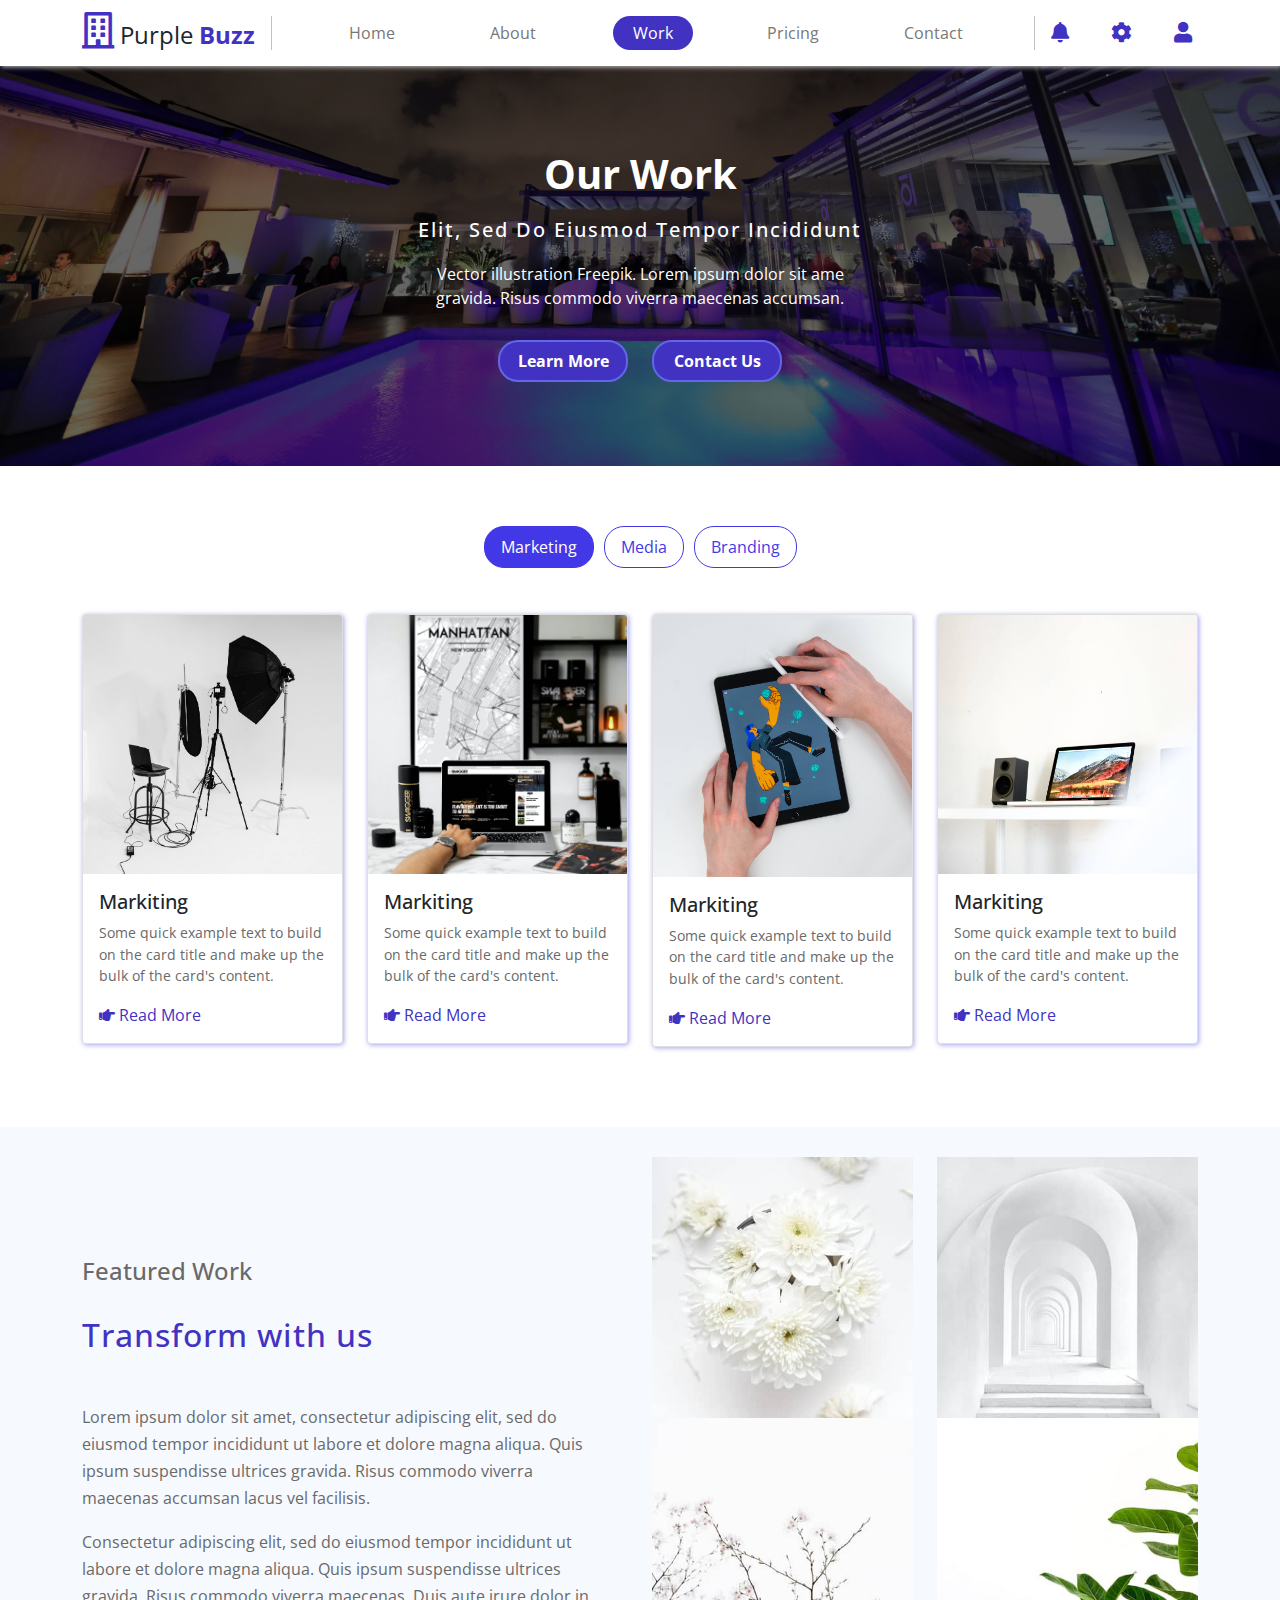
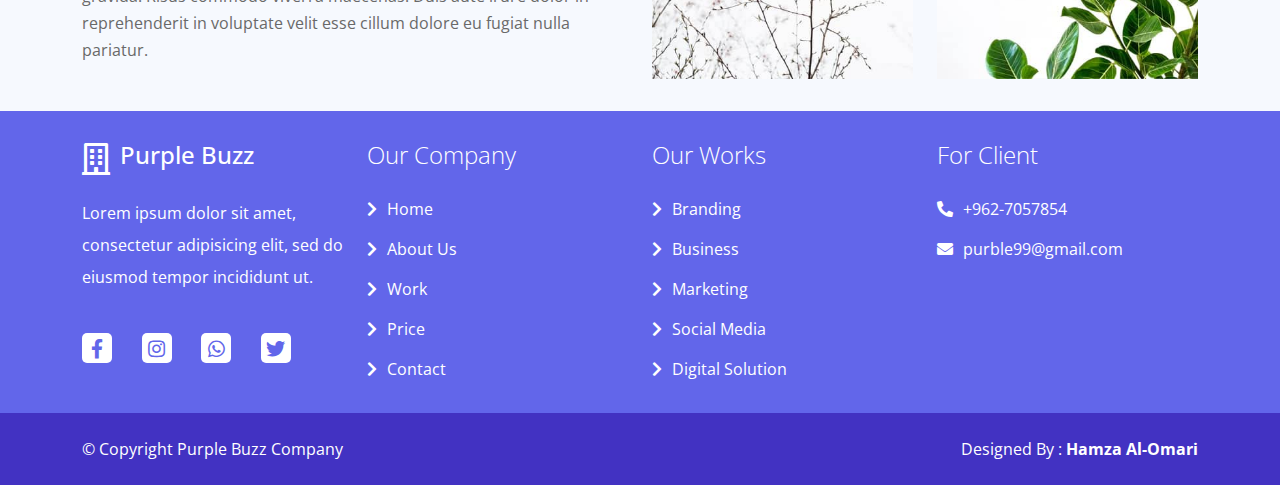
<file: work.html>
<!DOCTYPE html>
<html lang="en">
<head>
    <meta charset="UTF-8">
    <meta http-equiv="X-UA-Compatible" content="IE=edge">
    <meta name="viewport" content="width=device-width, initial-scale=1.0">
    <title>Purple Buzz</title>

    <!-- Google Fonts -->
    <link rel="preconnect" href="https://fonts.gstatic.com">
    <link href="https://fonts.googleapis.com/css2?family=Open+Sans:ital,wght@0,300;0,400;0,600;0,700;1,300;1,700&display=swap" rel="stylesheet">
    <!-- Google Fonts -->

    <!-- Bootstrap -->
    <link rel="stylesheet" href="css/bootstrap.min.css">
    <!-- Bootstrap -->


    <!-- font Awsome -->
    <link rel="stylesheet" href="css/all.min.css">
    <!-- font Awsome -->

    <link rel="stylesheet" href="css/work.css">
</head>

<body>

<!-- Start Nav -->
<div class="custm-nav">
    <nav class="navbar navbar-expand-lg">
        <div class="container">


          <a class="navbar-brand" href="#">
            <i class="far fa-building"></i>
              Purple <span>Buzz</span>
          </a>
          <button class="navbar-toggler" type="button" data-bs-toggle="collapse" data-bs-target="#navbarSupportedContent" aria-controls="navbarSupportedContent" aria-expanded="false" aria-label="Toggle navigation">
            <i class="fas fa-bars navbar-toggler-icon d-flex justify-content-center align-items-center"></i>
          </button>
          <div class="collapse navbar-collapse" id="navbarSupportedContent">
            <ul class="navbar-nav mx-auto mb-2 mb-lg-0">
              <li class="nav-item">
                <a class="nav-link  text-capitalize" aria-current="page" href="index.html">home</a>
              </li>

              <li class="nav-item">
                <a class="nav-link text-capitalize" href="about.html">about</a>
              </li>

              <li class="nav-item">
                <a class="nav-link active text-capitalize" href="work.html">work</a>
              </li>

              <li class="nav-item">
                <a class="nav-link text-capitalize" href="pricing.html">pricing</a>
              </li>

              <li class="nav-item">
                <a class="nav-link text-capitalize" href="contact.html">contact</a>
              </li>

            </ul>

            <div class="buttons d-flex  justify-content-between align-items-center">
              <i class="fas fa-bell d-flex justify-content-center align-items-center"></i>
                <i class="fas fa-cog d-flex justify-content-center align-items-center"></i>
                <i class="fas fa-user d-flex justify-content-center align-items-center"></i>
            </div>
          </div>
        </div>
      </nav>
</div>

<!-- End Nav -->






<!-- Start slider-work -->

<div class="slider-work">
    <div class="overly"></div>
    <div class="container d-flex justify-content-center align-items-center flex-column">
        <div class="box-work text-center ">
            <h2 class="text-capitalize h1">Our Work</h2>
            <h5 class="text-capitalize">elit, sed do eiusmod tempor incididunt</h5>
            <p>Vector illustration Freepik. Lorem ipsum dolor sit ame gravida. Risus commodo viverra maecenas accumsan.</p>
        </div> 
        
        <div class="buttons">
            <div class="row">

              <div class="col-6">
                <button class="text-capitalize btn">learn more</button>
              </div>
              <div class="col-6">
                <button class="text-capitalize btn">contact us</button>
              </div>
            </div>
      
        </div>
    </div>
</div>

<!-- End slider-work -->



<!-- background-work -->

<div class="background-work">
      
    <ul class="nav nav-pills mb-3  d-flex justify-content-center align-items-center" id="pills-tab" role="tablist">
      <li class="nav-item" role="presentation">
        <button class="nav-link active" id="pills-home-tab" data-bs-toggle="pill" data-bs-target="#pills-home" type="button" role="tab" aria-controls="pills-home" aria-selected="true">Marketing</button>
      </li>
      <li class="nav-item" role="presentation">
        <button class="nav-link" id="pills-profile-tab" data-bs-toggle="pill" data-bs-target="#pills-profile" type="button" role="tab" aria-controls="pills-profile" aria-selected="false">Media</button>
      </li>
      <li class="nav-item" role="presentation">
        <button class="nav-link" id="pills-contact-tab" data-bs-toggle="pill" data-bs-target="#pills-contact" type="button" role="tab" aria-controls="pills-contact" aria-selected="false">Branding</button>
      </li>
    </ul>
  
    
    <div class="tab-content" id="pills-tabContent">
      <div class="tab-pane fade show active" id="pills-home" role="tabpanel" aria-labelledby="pills-home-tab">
  
      <div class="container">
        <div class="row">
          <div class="col-xl-3 col-lg-4 col-md-6 ">
            <div class="card mx-auto" >
              <img src="images/s4.jpg" class="card-img-top" alt="...">
              <div class="card-body">
                <h5 class="card-title">Markiting</h5>
                <p class="card-text">Some quick example text to build on the card title and make up the bulk of the card's content.</p>
                <a href="#"> <i class="fas fa-hand-point-right"></i> Read More</a>
              </div>
            </div>
          </div>
          <div class="col-xl-3 col-lg-4 col-md-6  ">
            <div class="card mx-auto" >
              <img src="images/s2.jpg" class="card-img-top" alt="...">
              <div class="card-body">
                <h5 class="card-title">Markiting</h5>
                <p class="card-text">Some quick example text to build on the card title and make up the bulk of the card's content.</p>
                <a href="#"> <i class="fas fa-hand-point-right"></i> Read More</a>
              </div>
            </div>
          </div>
          <div class="col-xl-3 col-lg-4 col-md-6 ">
            <div class="card mx-auto" >
              <img src="images/s9.jpg" class="card-img-top" alt="...">
              <div class="card-body">
                <h5 class="card-title">Markiting</h5>
                <p class="card-text">Some quick example text to build on the card title and make up the bulk of the card's content.</p>
                <a href="#"> <i class="fas fa-hand-point-right"></i> Read More</a>
              </div>
            </div>
          </div>
          <div class="col-xl-3 col-lg-4 col-md-6  ">
            <div class="card mx-auto" >
              <img src="images/s6.jpg" class="card-img-top" alt="...">
              <div class="card-body">
                <h5 class="card-title">Markiting</h5>
                <p class="card-text">Some quick example text to build on the card title and make up the bulk of the card's content.</p>
                <a href="#"> <i class="fas fa-hand-point-right"></i> Read More</a>
              </div>
            </div>
          </div>
        </div>
        </div>
      </div>
  
  
      <div class="tab-pane fade" id="pills-profile" role="tabpanel" aria-labelledby="pills-profile-tab">
        <div class="container">
        <div class="row">
          <div class="col-xl-3 col-lg-4 col-md-6">
            <div class="card mx-auto" >
              <img src="images/s13.jpg" class="card-img-top" alt="...">
              <div class="card-body">
                <h5 class="card-title">Social Media</h5>
                <p class="card-text">Some quick example text to build on the card title and make up the bulk of the card's content.</p>
                <a href="#" > <i class="fas fa-hand-point-right"></i> Read More</a>
              </div>
            </div>
          </div>
          <div class="col-xl-3 col-lg-4 col-md-6">
            <div class="card mx-auto">
              <img src="images/s8.jpg" class="card-img-top" alt="...">
              <div class="card-body">
                <h5 class="card-title">Social Media</h5>
                <p class="card-text">Some quick example text to build on the card title and make up the bulk of the card's content.</p>
                <a href="#" > <i class="fas fa-hand-point-right"></i> Read More</a>
              </div>
            </div>
          </div>
          <div class="col-xl-3 col-lg-4 col-md-6">
            <div class="card mx-auto" >
              <img src="images/s3.jpg" class="card-img-top" alt="...">
              <div class="card-body">
                <h5 class="card-title">Social Media</h5>
                <p class="card-text">Some quick example text to build on the card title and make up the bulk of the card's content.</p>
                <a href="#" > <i class="fas fa-hand-point-right"></i> Read More</a>
              </div>
            </div>
          </div>
          <div class="col-xl-3 col-lg-4 col-md-6">
            <div class="card mx-auto" >
              <img src="images/s12.jpg" class="card-img-top" alt="...">
              <div class="card-body">
                <h5 class="card-title">Social Media</h5>
                <p class="card-text">Some quick example text to build on the card title and make up the bulk of the card's content.</p>
                <a href="#" > <i class="fas fa-hand-point-right"></i> Read More</a>
              </div>
            </div>
          </div>
        </div>
      </div>
      </div>
      <div class="tab-pane fade" id="pills-contact" role="tabpanel" aria-labelledby="pills-contact-tab">
  
        <div class="container">
  
        <div class="row">
          <div class="col-xl-3 col-lg-4 col-md-6">
            <div class="card mx-auto" >
              <img src="images/s1.jpg" class="card-img-top" alt="...">
              <div class="card-body">
                <h5 class="card-title">Branding title</h5>
                <p class="card-text">Some quick example text to build on the card title and make up the bulk of the card's content.</p>
                <a href="#" > <i class="fas fa-hand-point-right"></i> Read More</a>
              </div>
            </div>
          </div>
          <div class="col-xl-3 col-lg-4 col-md-6">
            <div class="card mx-auto" >
              <img src="images/s5.jpg" class="card-img-top" alt="...">
              <div class="card-body">
                <h5 class="card-title">Branding title</h5>
                <p class="card-text">Some quick example text to build on the card title and make up the bulk of the card's content.</p>
                <a href="#" > <i class="fas fa-hand-point-right"></i> Read More</a>
              </div>
            </div>
          </div>
          <div class="col-xl-3 col-lg-4 col-md-6">
            <div class="card mx-auto" >
              <img src="images/s11.jpg" class="card-img-top" alt="...">
              <div class="card-body">
                <h5 class="card-title">Branding title</h5>
                <p class="card-text">Some quick example text to build on the card title and make up the bulk of the card's content.</p>
                <a href="#" > <i class="fas fa-hand-point-right"></i> Read More</a>
              </div>
            </div>
          </div>
          <div class="col-xl-3 col-lg-4 col-md-6">
            <div class="card mx-auto" >
              <img src="images/s2.jpg" class="card-img-top" alt="...">
              <div class="card-body">
                <h5 class="card-title">Branding title</h5>
                <p class="card-text">Some quick example text to build on the card title and make up the bulk of the card's content.</p>
                <a href="#" > <i class="fas fa-hand-point-right"></i> Read More</a>
              </div>
            </div>
          </div>
        </div>
      </div>
      </div>
  </div>
  </div>


<!-- End background-work -->

<!-- Start Featured Work -->




<div class="featured-work">

    <div class="container">
        <div class="row">

            <div class="col-lg-6 col-sm-12">
                <div class="text-featured">
                    <h4>Featured Work</h4>
                    <h2>Transform with us</h2>
                    <p>Lorem ipsum dolor sit amet, consectetur adipiscing elit, sed do eiusmod tempor incididunt ut labore et dolore magna aliqua. Quis ipsum suspendisse ultrices gravida. Risus commodo viverra maecenas accumsan lacus vel facilisis.</p>
                    <p>Consectetur adipiscing elit, sed do eiusmod tempor incididunt ut labore et dolore magna aliqua. Quis ipsum suspendisse ultrices gravida. Risus commodo viverra maecenas. Duis aute irure dolor in reprehenderit in voluptate velit esse cillum dolore eu fugiat nulla pariatur.</p>
                </div>
                   
            </div>

            <div class="col-lg-6 col-sm-12 col-12">
                <div class="row">
                    <div class="col-lg-6 col-sm-6 col-6">
                        <div class="images">
                            <img class="img-fluid" src="images/feature-work-1.jpg">
                            <img class="img-fluid" src="images/feature-work-3.jpg">
        
                        </div>
                    </div>
        
                    <div class="col-lg-6 col-sm-6 col-6">
                        <div class="images">
        
                            <img class="img-fluid" src="images/feature-work-2.jpg">
                            <img class="img-fluid" src="images/feature-work-4.jpg">
                        </div>
                    </div>
                </div>
            </div>


        </div>
    </div>

</div>




<!-- End Featured Work -->




<!-- Start Footer -->

<div class="footer">
    <div class="container">
      <div class="row">
        <div class="col-lg-3 col-md-6 f-card">
          <div class="head d-flex">
            <i class="far fa-building d-flex justify-content-center align-items-center"></i>
            <h4 class="tittle">Purple Buzz</h4>
          </div>
  
          <p>Lorem ipsum dolor sit amet, consectetur adipisicing elit, sed do eiusmod tempor incididunt ut.</p>
  
          <div class="icons d-flex justify-content-between align-items-center">
            <i class="fab fa-facebook-f d-flex justify-content-center align-items-center"></i>
            <i class="fab fa-instagram d-flex justify-content-center align-items-center"></i>
            <i class="fab fa-whatsapp d-flex justify-content-center align-items-center"></i>
            <i class="fab fa-twitter d-flex justify-content-center align-items-center"></i>
          </div>
  
        </div>
  
        <div class="col-lg-3 col-md-6 order-md-4 order-lg-2 f-card">
            <div class="head d-flex">
             <h4 class="font-weight-lighter">Our Company</h4>
            </div>
            <div class="menu">
              <ul class="list-unstyled">
                <li> <i class="fas fa-chevron-right"></i>Home</li>
                <li> <i class="fas fa-chevron-right"></i>About Us</li>
                <li> <i class="fas fa-chevron-right"></i>Work</li>
                <li> <i class="fas fa-chevron-right"></i>Price</li>
                <li> <i class="fas fa-chevron-right"></i>Contact</li>
              </ul>
            </div>
        </div>
  
        <div class="col-lg-3 col-md-6 order-md-3 f-card">
          <div class="head d-flex">
           <h4 class="font-weight-lighter">Our Works</h4>
          </div>
          <div class="menu">
            <ul class="list-unstyled">
              <li> <i class="fas fa-chevron-right"></i>Branding</li>
              <li> <i class="fas fa-chevron-right"></i>Business</li>
              <li> <i class="fas fa-chevron-right"></i>Marketing</li>
              <li> <i class="fas fa-chevron-right"></i>Social Media</li>
              <li> <i class="fas fa-chevron-right"></i>Digital Solution</li>
            </ul>
          </div>
      </div>
  
  
        <div class="col-lg-3 col-md-6 order-md-2 order-lg-4 f-card">
          <div class="head d-flex">
            <h4 class="font-weight-lighter">For Client</h4>
           </div>
           <div class="menu">
             <ul class="list-unstyled">
               <li> <i class="fas fa-phone-alt"></i></i>+962-7057854</li>
               <li> <i class="fas fa-envelope"></i></i>purble99@gmail.com</li>
             </ul>
           </div>
        </div>
      </div>
    </div>
    <div class="second-footer">
      <div class="container">
    
        <div class="box-footer d-flex justify-content-between align-items-center">
    
          <p class="text-capitalize">&copy; copyright purple buzz company</p>
          <span class="text-capitalize">designed by : <strong>hamza al-omari</strong></span>
    
        </div>
      </div>
    </div>
  </div>
  
  
  
  <!-- End Footer -->



    <!-- Bootstrap js -->
        <script src="js/bootstrap.min.js"></script>
    <!-- Bootstrap js -->
</body>
</file>
<file: css/homePage.css>
.custm-nav {
  position: fixed;
  left: 0;
  top: 0;
  width: 100%;
  z-index: 10;
  background-color: #FFF;
}

.custm-nav nav {
  -webkit-box-shadow: 1px 1px 5px #c7c7c7;
          box-shadow: 1px 1px 5px #c7c7c7;
}

.custm-nav nav .navbar-toggler {
  -webkit-box-shadow: none;
          box-shadow: none;
}

.custm-nav nav .navbar-toggler .navbar-toggler-icon {
  font-size: 1.7rem;
  color: #4232c2;
}

@media (max-width: 991px) {
  .custm-nav nav .navbar-collapse {
    margin-top: 35px;
  }
}

.custm-nav nav .navbar-brand {
  color: #212529;
  font-size: 1.5rem;
}

.custm-nav nav .navbar-brand i {
  font-size: 2.3rem;
  color: #4232c2;
  display: -webkit-inline-box;
  display: -ms-inline-flexbox;
  display: inline-flex;
  -webkit-box-pack: center;
      -ms-flex-pack: center;
          justify-content: center;
  -webkit-box-align: center;
      -ms-flex-align: center;
          align-items: center;
  margin-right: 10xp;
}

.custm-nav nav .navbar-brand span {
  color: #4232c2;
  font-weight: bold;
}

.custm-nav nav .navbar-nav {
  width: 100%;
  -webkit-box-pack: space-evenly;
      -ms-flex-pack: space-evenly;
          justify-content: space-evenly;
  border-left: 1px solid #c1c1c1;
  border-right: 1px solid #c1c1c1;
}

@media (max-width: 991px) {
  .custm-nav nav .navbar-nav {
    border-left: none;
    border-right: none;
    -webkit-box-pack: center;
        -ms-flex-pack: center;
            justify-content: center;
    -webkit-box-align: center;
        -ms-flex-align: center;
            align-items: center;
    border-bottom: 1px solid #c1c1c1;
  }
}

@media (max-width: 991px) {
  .custm-nav nav .nav-item {
    margin-bottom: 20px;
    width: 100%;
  }
}

.custm-nav nav .nav-item .nav-link {
  color: #777;
  padding-top: 5px;
  padding-bottom: 5px;
  -webkit-transition: all 0.3s ease;
  transition: all 0.3s ease;
  border-radius: 20px;
  width: 80px;
  text-align: center;
}

@media (max-width: 991px) {
  .custm-nav nav .nav-item .nav-link {
    width: 100%;
    padding: 8px;
  }
}

.custm-nav nav .nav-item .nav-link.active {
  background-color: #4232c2;
  border-radius: 20px;
  color: white;
}

.custm-nav nav .nav-item .nav-link:hover {
  background-color: #4232c2;
  border-radius: 20px;
  color: white;
}

.custm-nav nav .buttons {
  margin-left: 10px;
  width: 20%;
}

@media (max-width: 991px) {
  .custm-nav nav .buttons {
    width: 100%;
    margin-left: 0px;
    margin-top: 10px;
  }
}

.custm-nav nav .buttons i {
  color: #4232c2;
  font-size: 1.3rem;
  cursor: pointer;
  width: 30px;
  height: 30px;
  -webkit-transition: all 0.3s ease;
  transition: all 0.3s ease;
}

.custm-nav nav .buttons i:hover {
  background-color: #4232c2;
  color: white;
  border-radius: 50%;
  padding: 10px;
}

body {
  font-family: 'Open Sans', sans-serif;
}

/* Start Slider */
.slider-custom {
  margin-bottom: 60px;
}

.slider-custom .carousel-item {
  height: 430px;
  background-image: url("../images/Slider.jpg");
  background-size: cover;
  background-position: center;
  background-repeat: no-repeat;
  background-attachment: scroll;
  position: relative;
}

.slider-custom .carousel-item .carousel-caption {
  position: absolute;
  left: 20%;
  top: 20%;
  text-align: left;
  color: black;
}

@media (max-width: 767px) {
  .slider-custom .carousel-item .carousel-caption {
    top: 50%;
    -webkit-transform: translateY(-50%);
            transform: translateY(-50%);
  }
}

.slider-custom .carousel-item .carousel-caption h5 {
  font-size: 3rem;
  width: 70%;
  margin-bottom: 20px;
  color: #6266ea;
}

@media (max-width: 1199px) {
  .slider-custom .carousel-item .carousel-caption h5 {
    width: 80%;
  }
}

@media (max-width: 991px) {
  .slider-custom .carousel-item .carousel-caption h5 {
    font-size: 2rem;
    width: 80%;
  }
}

@media (max-width: 767px) {
  .slider-custom .carousel-item .carousel-caption h5 {
    font-size: 1.5rem;
  }
}

.slider-custom .carousel-item .carousel-caption p {
  width: 60%;
  color: #696969;
  margin-bottom: 20px;
  line-height: 1.5;
}

@media (max-width: 1199px) {
  .slider-custom .carousel-item .carousel-caption p {
    width: 80%;
  }
}

@media (max-width: 991px) {
  .slider-custom .carousel-item .carousel-caption p {
    width: 90%;
  }
}

@media (max-width: 767px) {
  .slider-custom .carousel-item .carousel-caption p {
    display: none;
  }
}

.slider-custom .carousel-item .carousel-caption button {
  color: #6266ea;
  border-radius: 20px;
  width: 150px;
  font-weight: bold;
  letter-spacing: 1px;
  cursor: pointer;
  text-align: center;
  height: 40px;
  border: 1px solid #6266ea;
  -webkit-transition: all 0.3s ease;
  transition: all 0.3s ease;
}

.slider-custom .carousel-item .carousel-caption button:hover {
  background-color: #6266ea;
  color: #FFF;
}

.slider-custom .fas {
  font-size: 3rem;
  color: #6266ea;
}

.slider-custom .carousel-indicators button {
  background-color: #6266ea;
  width: 17px;
  height: 17px;
  border-radius: 50%;
}

/* End Slider */
/* Start Services */
.services h2 {
  margin-bottom: 30px;
  letter-spacing: 2px;
  color: #333;
  font-weight: bold;
}

.services .text {
  margin-bottom: 15px;
}

.services .text .title {
  margin-bottom: 40px;
}

.services .text .title i {
  margin-right: 15px;
  font-size: 1.5rem;
  color: #6266ea;
}

.services .text .title h3 {
  position: relative;
}

.services .text .title h3::after {
  content: "";
  position: absolute;
  width: 100px;
  height: 3px;
  background-color: #6266ea;
  bottom: -20px;
  left: 0;
}

.services .text p {
  font-size: 1rem;
  color: #696969;
  line-height: 1.5;
}

/* End Services */
/* Start Background */
.background {
  margin-bottom: 60px;
}

.background ul {
  background-color: #6266ea;
  padding-top: 30px;
  padding-bottom: 30px;
  margin-bottom: 60px !important;
}

.background ul .nav-link {
  color: #FFF;
  margin-left: 10px;
  margin-right: 10px;
  border-radius: 20px;
}

.background ul .nav-link.active {
  background-color: #4338e8;
}

.background .card {
  -webkit-box-shadow: 1px 1px 5px 0px #a2a4f1;
          box-shadow: 1px 1px 5px 0px #a2a4f1;
  margin-bottom: 20px;
}

@media (min-width: 992px) {
  .background .card {
    width: 100%;
  }
}

.background .card p {
  color: #696969;
  line-height: 1.5;
  font-size: 0.9rem;
}

.background .card a {
  border: 1px solid #6266ea;
  border-radius: 20px;
  color: #4232c2;
  font-weight: normal;
  -webkit-transition: all 0.3s ease;
  transition: all 0.3s ease;
}

.background .card a:hover {
  color: #FFF;
  background-color: #6266ea;
}

/* End Background */
/* Start box */
.box {
  background-color: #6266ea;
  color: #FFF;
  padding-top: 30px;
  padding-bottom: 30px;
  margin-bottom: 60px;
}

.box i {
  font-size: 4rem;
  margin-bottom: 15px;
}

@media (max-width: 767px) {
  .box i {
    margin-bottom: 15px;
  }
}

.box .text {
  text-align: center;
}

.box .text h5 {
  margin-bottom: 10px;
}

.box .text p {
  font-size: 0.8rem;
}

.box button {
  border-radius: 20px;
  background-color: #4338e8;
  color: #FFF;
  -webkit-transition: all 0.3s ease;
  transition: all 0.3s ease;
  padding: 5px;
  width: 160px;
  height: 40px;
  border: 2px solid #6266ea;
}

@media (max-width: 767px) {
  .box button {
    margin-bottom: 15px;
  }
}

.box button:hover {
  background-color: #FFF;
  color: #4338e8;
}

/* End box */
/* Start Works */
.works {
  margin-bottom: 60px;
}

.works h2 {
  text-align: center;
  margin-bottom: 30px;
  font-weight: lighter;
  letter-spacing: 1px;
}

.works .card {
  border-radius: 10px;
  margin-bottom: 15px;
  margin-left: auto;
  margin-right: auto;
  width: 80%;
  -webkit-box-shadow: 1px 1px 5px 0px #a2a4f1;
          box-shadow: 1px 1px 5px 0px #a2a4f1;
}

.works .card .pic {
  position: relative;
  -webkit-transition: all 0.3s ease;
  transition: all 0.3s ease;
}

.works .card .pic:hover::after {
  opacity: 1;
}

.works .card .pic::after {
  content: "";
  position: absolute;
  width: 100%;
  height: 100%;
  left: 0;
  top: 0;
  opacity: 0;
  -webkit-transition: all 0.3s ease;
  transition: all 0.3s ease;
  background-image: -webkit-gradient(linear, left top, left bottom, from(#4438e8a8), color-stop(#6267eaa6), to(rgba(255, 255, 255, 0.664)));
  background-image: linear-gradient(to bottom, #4438e8a8, #6267eaa6, rgba(255, 255, 255, 0.664));
}

.works .card-body {
  background-color: #f0f0f0;
  color: #333;
  border-radius: 0px 0px 10px 10px;
}

.works .card-body h5 {
  color: #4232c2;
}

.works .card-body p {
  font-weight: 300;
}

/* End Works */
.footer {
  background-color: #6266ea;
  padding-top: 30px;
  color: #FFF;
}

@media (max-width: 991px) {
  .footer .f-card {
    margin-bottom: 30px;
  }
}

.footer .f-card:last-child {
  border: none;
}

@media (max-width: 767px) {
  .footer .f-card {
    border-bottom: 1px solid #bdbff3;
    padding-bottom: 10px;
  }
}

.footer p {
  margin-bottom: 40px;
  margin-top: 20px;
  line-height: 2;
}

@media (max-width: 991px) {
  .footer p {
    margin-bottom: 20px;
    margin-top: 20px;
  }
}

.footer .head {
  margin-bottom: 20px;
}

.footer .head h4:not(.tittle) {
  font-weight: lighter;
}

.footer .head i {
  margin-right: 10px;
  font-size: 2rem;
}

.footer .icons {
  width: 80%;
}

@media (max-width: 991px) {
  .footer .icons {
    width: 50%;
  }
}

@media (max-width: 767px) {
  .footer .icons {
    margin-bottom: 25px;
  }
}

.footer .icons i {
  color: #6266ea;
  width: 30px;
  height: 30px;
  border-radius: 5px;
  background-color: #FFF;
  font-size: 1.2rem;
  cursor: pointer;
  -webkit-transition: all 0.3s ease;
  transition: all 0.3s ease;
}

.footer .icons i:hover {
  -webkit-transform: scale(1.3);
          transform: scale(1.3);
}

.footer .menu li {
  cursor: pointer;
  width: -webkit-fit-content;
  width: -moz-fit-content;
  width: fit-content;
  -webkit-transition: all 0.3s ease;
  transition: all 0.3s ease;
}

.footer .menu li:hover {
  color: #4232c2;
}

.footer .menu i {
  margin-right: 10px;
  margin-bottom: 20px;
}

.second-footer {
  background-color: #4232c2 !important;
  padding-top: 20px;
  padding-bottom: 20px;
}

@media (max-width: 991px) {
  .second-footer .box-footer {
    -webkit-box-orient: vertical;
    -webkit-box-direction: normal;
        -ms-flex-direction: column;
            flex-direction: column;
  }
}

.second-footer .box-footer p {
  margin: 0;
}

.second-footer .box-footer span {
  text-align: left;
}

@media (max-width: 991px) {
  .second-footer .box-footer span {
    margin-bottom: 20px;
  }
}

@media (max-width: 500px) {
  .second-footer .box-footer span {
    margin-bottom: 0px;
  }
}
/*# sourceMappingURL=homePage.css.map */
</file>
<file: css/about.css>
.custm-nav {
  position: fixed;
  left: 0;
  top: 0;
  width: 100%;
  z-index: 10;
  background-color: #FFF;
}

.custm-nav nav {
  -webkit-box-shadow: 1px 1px 5px #c7c7c7;
          box-shadow: 1px 1px 5px #c7c7c7;
}

.custm-nav nav .navbar-toggler {
  -webkit-box-shadow: none;
          box-shadow: none;
}

.custm-nav nav .navbar-toggler .navbar-toggler-icon {
  font-size: 1.7rem;
  color: #4232c2;
}

@media (max-width: 991px) {
  .custm-nav nav .navbar-collapse {
    margin-top: 35px;
  }
}

.custm-nav nav .navbar-brand {
  color: #212529;
  font-size: 1.5rem;
}

.custm-nav nav .navbar-brand i {
  font-size: 2.3rem;
  color: #4232c2;
  display: -webkit-inline-box;
  display: -ms-inline-flexbox;
  display: inline-flex;
  -webkit-box-pack: center;
      -ms-flex-pack: center;
          justify-content: center;
  -webkit-box-align: center;
      -ms-flex-align: center;
          align-items: center;
  margin-right: 10xp;
}

.custm-nav nav .navbar-brand span {
  color: #4232c2;
  font-weight: bold;
}

.custm-nav nav .navbar-nav {
  width: 100%;
  -webkit-box-pack: space-evenly;
      -ms-flex-pack: space-evenly;
          justify-content: space-evenly;
  border-left: 1px solid #c1c1c1;
  border-right: 1px solid #c1c1c1;
}

@media (max-width: 991px) {
  .custm-nav nav .navbar-nav {
    border-left: none;
    border-right: none;
    -webkit-box-pack: center;
        -ms-flex-pack: center;
            justify-content: center;
    -webkit-box-align: center;
        -ms-flex-align: center;
            align-items: center;
    border-bottom: 1px solid #c1c1c1;
  }
}

@media (max-width: 991px) {
  .custm-nav nav .nav-item {
    margin-bottom: 20px;
    width: 100%;
  }
}

.custm-nav nav .nav-item .nav-link {
  color: #777;
  padding-top: 5px;
  padding-bottom: 5px;
  -webkit-transition: all 0.3s ease;
  transition: all 0.3s ease;
  border-radius: 20px;
  width: 80px;
  text-align: center;
}

@media (max-width: 991px) {
  .custm-nav nav .nav-item .nav-link {
    width: 100%;
    padding: 8px;
  }
}

.custm-nav nav .nav-item .nav-link.active {
  background-color: #4232c2;
  border-radius: 20px;
  color: white;
}

.custm-nav nav .nav-item .nav-link:hover {
  background-color: #4232c2;
  border-radius: 20px;
  color: white;
}

.custm-nav nav .buttons {
  margin-left: 10px;
  width: 20%;
}

@media (max-width: 991px) {
  .custm-nav nav .buttons {
    width: 100%;
    margin-left: 0px;
    margin-top: 10px;
  }
}

.custm-nav nav .buttons i {
  color: #4232c2;
  font-size: 1.3rem;
  cursor: pointer;
  width: 30px;
  height: 30px;
  -webkit-transition: all 0.3s ease;
  transition: all 0.3s ease;
}

.custm-nav nav .buttons i:hover {
  background-color: #4232c2;
  color: white;
  border-radius: 50%;
  padding: 10px;
}

body {
  font-family: 'Open Sans', sans-serif;
}

/* Start slider-about */
.slider-about {
  margin-top: 66px;
  background-color: #f6f9fe;
  padding-top: 20px;
  padding-bottom: 20px;
}

.slider-about .box-slider-about h2 {
  color: #4232c2;
  font-weight: bold;
}

@media (max-width: 991px) {
  .slider-about .box-slider-about h2 {
    text-align: center;
    margin-left: auto;
    margin-right: auto;
    margin-bottom: 10px;
  }
}

.slider-about .box-slider-about p {
  color: #696969;
  margin-top: 20px;
  line-height: 2;
}

@media (max-width: 991px) {
  .slider-about .box-slider-about p {
    line-height: 1.5;
  }
}

/* End slider-about */
/* Start ourteam */
.ourteam {
  padding-top: 55px;
  padding-bottom: 55px;
}

@media (max-width: 767px) {
  .ourteam .box-ourteam {
    margin-bottom: 20px;
  }
}

.ourteam .box-ourteam h2 {
  color: #4232c2;
  font-weight: bold;
}

@media (max-width: 991px) {
  .ourteam .box-ourteam h2 {
    text-align: center;
    margin-left: auto;
    margin-right: auto;
    margin-bottom: 10px;
  }
}

.ourteam .box-ourteam p {
  margin-top: 20px;
  color: #696969;
  line-height: 1.5;
}

.ourteam .card {
  border: none;
  width: 13rem;
}

@media (max-width: 767px) {
  .ourteam .card {
    width: 13rem;
    margin-left: auto;
    margin-right: auto;
  }
}

.ourteam .card img {
  margin: 0 auto;
}

.ourteam .card .card-body {
  color: #696969;
}

.ourteam .card .card-body span:first-of-type {
  font-size: 1.2rem;
  letter-spacing: 1px;
  margin-bottom: 5px;
}

.ourteam .card .card-body span:last-of-type {
  font-size: 0.8rem;
  letter-spacing: 1px;
}

@media (max-width: 767px) {
  .ourteam .card .card-body span:last-of-type {
    font-size: 0.7rem;
  }
}

/* End ourteam */
/* Start partner */
.partner {
  padding-top: 50px;
  padding-bottom: 50px;
  background-color: #6266ea;
}

@media (max-width: 500px) {
  .partner {
    padding-top: 30px;
    padding-bottom: 30px;
  }
}

.partner h2 {
  text-align: center;
  color: #FFF;
  margin-bottom: 60px;
  font-weight: bold;
}

@media (max-width: 500px) {
  .partner h2 {
    margin-bottom: 20px;
  }
}

.partner .icons-patner i {
  width: 250px;
  height: 150px;
  background-color: #7276ec;
  color: #FFF;
  font-size: 4rem;
  border-radius: 5px;
  -webkit-transition: all 0.3s ease;
  transition: all 0.3s ease;
  cursor: pointer;
}

@media (max-width: 1199px) {
  .partner .icons-patner i {
    width: 200px;
    height: 120px;
  }
}

@media (max-width: 991px) {
  .partner .icons-patner i {
    width: 170px;
    height: 100px;
  }
}

@media (max-width: 767px) {
  .partner .icons-patner i {
    width: 120px;
    height: 80px;
  }
}

@media (max-width: 500px) {
  .partner .icons-patner i {
    width: 70px;
    height: 45px;
    font-size: 1.5rem;
  }
}

.partner .icons-patner i:hover {
  background-color: #e6e6e6;
  color: #7276ec;
}

/* End partner */
/* Start creative */
.creative {
  padding-top: 50px;
  padding-bottom: 50px;
}

@media (max-width: 991px) {
  .creative .box-creative {
    margin-bottom: 15px;
  }
}

.creative h2 {
  color: #4232c2;
  margin-bottom: 15px;
  font-weight: bold;
}

@media (max-width: 991px) {
  .creative h2 {
    margin-left: auto;
    margin-right: auto;
  }
}

.creative p {
  color: #696969;
  line-height: 1.8;
}

.creative .prog {
  margin-bottom: 10px;
}

.creative .prog .info {
  margin-bottom: 5px;
}

.creative .prog .info span {
  color: #696969;
}

.creative .prog .progress-bar {
  background-color: #4232c2;
}

/* End creative */
/* Start choose us*/
.choose-us {
  background-color: #f6f9fe;
  margin-bottom: 60px;
  margin-top: 250px;
  padding-top: 50px;
  padding-bottom: 50px;
}

@media (max-width: 1199px) {
  .choose-us {
    margin-top: 100px;
  }
}

@media (max-width: 991px) {
  .choose-us {
    margin-top: 0px;
  }
}

.choose-us .container {
  position: relative;
}

.choose-us h2 {
  color: #4232c2;
  margin-bottom: 15px;
  font-weight: bold;
}

.choose-us p {
  color: #696969;
  font-size: 0.8rem;
  line-height: 2;
}

.choose-us img {
  position: absolute;
  width: 45%;
  right: 0;
  bottom: 0;
  /*         @media (max-width: 991px) {
            position: absolute;
            width: 45%;
            top: -140%;
            bottom: 0;
            left: 50%;
            transform: translateX(-50%);
        } */
  /*         @media (max-width: 767px) {
            position: absolute;
            width: 45%;
            top: -100%;
            bottom: 0;
            left: 50%;
            transform: translateX(-50%);
        } */
}

@media (max-width: 991px) {
  .choose-us img {
    position: static;
    max-width: 100%;
    height: auto;
    width: 100%;
  }
}

@media (max-width: 767px) {
  .choose-us img {
    display: none;
  }
}

/* End choose us*/
/* Start Goal */
.goal {
  margin-bottom: 60px;
}

.goal .card {
  width: 80%;
  margin: 0 auto;
  border: none;
}

@media (max-width: 991px) {
  .goal .card {
    margin-bottom: 20px;
    padding-top: 50px;
    padding-bottom: 50px;
    width: 60%;
    -webkit-box-shadow: 1px 1px 5px #b5b7ee;
            box-shadow: 1px 1px 5px #b5b7ee;
  }
}

@media (max-width: 500px) {
  .goal .card {
    padding-top: 20px;
    padding-bottom: 20px;
    width: 90%;
  }
}

.goal .card i {
  width: 100px;
  height: 80px;
  color: #FFF;
  background-color: #6266ea;
  border-radius: 10px;
  margin: 0 auto;
  font-size: 2rem;
  margin-bottom: 15px;
}

.goal .card .card-body h5 {
  font-weight: 500;
  color: #4232c2;
}

.goal .card .card-body p {
  font-size: 0.8rem;
  color: #696969;
}

/* End Goal */
/* Start Stay-up  */
.stay-up {
  background-color: #f6f9fe;
  padding-top: 30px;
  padding-bottom: 30px;
}

.stay-up .stay-box {
  width: 70%;
}

@media (max-width: 991px) {
  .stay-up .stay-box {
    width: 90%;
  }
}

@media (max-width: 767px) {
  .stay-up .stay-box {
    width: 100%;
  }
}

.stay-up .stay-box h2 {
  font-weight: bold;
  margin-bottom: 20px;
}

.stay-up .stay-box p {
  margin-top: 20px;
  color: #696969;
}

.stay-up .stay-box input[type="text"]:focus {
  border: none;
  outline: 0;
  -webkit-box-shadow: 0 0 6px 0.2rem #a9a9ff;
          box-shadow: 0 0 6px 0.2rem #a9a9ff;
}

.stay-up .stay-box button {
  background-color: #4232c2;
  -webkit-transition: all 0.3s ease;
  transition: all 0.3s ease;
  border: none;
}

.stay-up .stay-box button:hover {
  background-color: #6266ea;
}

/* End Stay-up  */
.footer {
  background-color: #6266ea;
  padding-top: 30px;
  color: #FFF;
}

@media (max-width: 991px) {
  .footer .f-card {
    margin-bottom: 30px;
  }
}

.footer .f-card:last-child {
  border: none;
}

@media (max-width: 767px) {
  .footer .f-card {
    border-bottom: 1px solid #bdbff3;
    padding-bottom: 10px;
  }
}

.footer p {
  margin-bottom: 40px;
  margin-top: 20px;
  line-height: 2;
}

@media (max-width: 991px) {
  .footer p {
    margin-bottom: 20px;
    margin-top: 20px;
  }
}

.footer .head {
  margin-bottom: 20px;
}

.footer .head h4:not(.tittle) {
  font-weight: lighter;
}

.footer .head i {
  margin-right: 10px;
  font-size: 2rem;
}

.footer .icons {
  width: 80%;
}

@media (max-width: 991px) {
  .footer .icons {
    width: 50%;
  }
}

@media (max-width: 767px) {
  .footer .icons {
    margin-bottom: 25px;
  }
}

.footer .icons i {
  color: #6266ea;
  width: 30px;
  height: 30px;
  border-radius: 5px;
  background-color: #FFF;
  font-size: 1.2rem;
  cursor: pointer;
  -webkit-transition: all 0.3s ease;
  transition: all 0.3s ease;
}

.footer .icons i:hover {
  -webkit-transform: scale(1.3);
          transform: scale(1.3);
}

.footer .menu li {
  cursor: pointer;
  width: -webkit-fit-content;
  width: -moz-fit-content;
  width: fit-content;
  -webkit-transition: all 0.3s ease;
  transition: all 0.3s ease;
}

.footer .menu li:hover {
  color: #4232c2;
}

.footer .menu i {
  margin-right: 10px;
  margin-bottom: 20px;
}

.second-footer {
  background-color: #4232c2 !important;
  padding-top: 20px;
  padding-bottom: 20px;
}

@media (max-width: 991px) {
  .second-footer .box-footer {
    -webkit-box-orient: vertical;
    -webkit-box-direction: normal;
        -ms-flex-direction: column;
            flex-direction: column;
  }
}

.second-footer .box-footer p {
  margin: 0;
}

.second-footer .box-footer span {
  text-align: left;
}

@media (max-width: 991px) {
  .second-footer .box-footer span {
    margin-bottom: 20px;
  }
}

@media (max-width: 500px) {
  .second-footer .box-footer span {
    margin-bottom: 0px;
  }
}
/*# sourceMappingURL=about.css.map */
</file>
<file: css/contact.css>
/* @import "C:/Users/Hamza Omari/Desktop/Web Devolpment/Project-PurpleBuzz/css/Sass/helperFolder/variable"; */
.custm-nav {
  position: fixed;
  left: 0;
  top: 0;
  width: 100%;
  z-index: 10;
  background-color: #FFF;
}

.custm-nav nav {
  -webkit-box-shadow: 1px 1px 5px #c7c7c7;
          box-shadow: 1px 1px 5px #c7c7c7;
}

.custm-nav nav .navbar-toggler {
  -webkit-box-shadow: none;
          box-shadow: none;
}

.custm-nav nav .navbar-toggler .navbar-toggler-icon {
  font-size: 1.7rem;
  color: #4232c2;
}

@media (max-width: 991px) {
  .custm-nav nav .navbar-collapse {
    margin-top: 35px;
  }
}

.custm-nav nav .navbar-brand {
  color: #212529;
  font-size: 1.5rem;
}

.custm-nav nav .navbar-brand i {
  font-size: 2.3rem;
  color: #4232c2;
  display: -webkit-inline-box;
  display: -ms-inline-flexbox;
  display: inline-flex;
  -webkit-box-pack: center;
      -ms-flex-pack: center;
          justify-content: center;
  -webkit-box-align: center;
      -ms-flex-align: center;
          align-items: center;
  margin-right: 10xp;
}

.custm-nav nav .navbar-brand span {
  color: #4232c2;
  font-weight: bold;
}

.custm-nav nav .navbar-nav {
  width: 100%;
  -webkit-box-pack: space-evenly;
      -ms-flex-pack: space-evenly;
          justify-content: space-evenly;
  border-left: 1px solid #c1c1c1;
  border-right: 1px solid #c1c1c1;
}

@media (max-width: 991px) {
  .custm-nav nav .navbar-nav {
    border-left: none;
    border-right: none;
    -webkit-box-pack: center;
        -ms-flex-pack: center;
            justify-content: center;
    -webkit-box-align: center;
        -ms-flex-align: center;
            align-items: center;
    border-bottom: 1px solid #c1c1c1;
  }
}

@media (max-width: 991px) {
  .custm-nav nav .nav-item {
    margin-bottom: 20px;
    width: 100%;
  }
}

.custm-nav nav .nav-item .nav-link {
  color: #777;
  padding-top: 5px;
  padding-bottom: 5px;
  -webkit-transition: all 0.3s ease;
  transition: all 0.3s ease;
  border-radius: 20px;
  width: 80px;
  text-align: center;
}

@media (max-width: 991px) {
  .custm-nav nav .nav-item .nav-link {
    width: 100%;
    padding: 8px;
  }
}

.custm-nav nav .nav-item .nav-link.active {
  background-color: #4232c2;
  border-radius: 20px;
  color: white;
}

.custm-nav nav .nav-item .nav-link:hover {
  background-color: #4232c2;
  border-radius: 20px;
  color: white;
}

.custm-nav nav .buttons {
  margin-left: 10px;
  width: 20%;
}

@media (max-width: 991px) {
  .custm-nav nav .buttons {
    width: 100%;
    margin-left: 0px;
    margin-top: 10px;
  }
}

.custm-nav nav .buttons i {
  color: #4232c2;
  font-size: 1.3rem;
  cursor: pointer;
  width: 30px;
  height: 30px;
  -webkit-transition: all 0.3s ease;
  transition: all 0.3s ease;
}

.custm-nav nav .buttons i:hover {
  background-color: #4232c2;
  color: white;
  border-radius: 50%;
  padding: 10px;
}

/* Start contact img */
.contact-img {
  margin-top: 66px;
  background-color: #f6f9fe;
  margin-bottom: 60px;
}

.contact-img .box-contact {
  height: 100%;
}

@media (max-width: 991px) {
  .contact-img .box-contact {
    padding-top: 20px;
  }
}

.contact-img .box-contact h2 {
  color: #4232c2;
}

.contact-img .box-contact h4 {
  margin-bottom: 30px;
}

.contact-img .box-contact p {
  color: #696969;
}

/* End contact img */
/* Start campaign  */
.campaign {
  margin-bottom: 60px;
}

.campaign h2 {
  color: #4232c2;
}

.campaign p {
  color: #696969;
  margin-bottom: 50px;
}

.campaign .box-contact {
  margin-bottom: 50px;
}

.campaign .box-contact i {
  width: 20%;
  height: 80px;
  font-size: 2.2rem;
  color: #6266ea;
  margin-right: 10px;
  border: 1px solid #e3e4f1;
  border-radius: 10px;
}

.campaign .box-contact .text h4 {
  font-weight: 400;
}

.campaign .box-contact .text span {
  color: #696969;
}

.campaign .form-control:focus {
  border-color: #acaeeb;
  outline: 0;
  -webkit-box-shadow: 0 0 0 0.25rem #ecedff;
          box-shadow: 0 0 0 0.25rem #ecedff;
}

.campaign .text-end button {
  background-color: #6266ea;
}

/* End campaign  */
.footer {
  background-color: #6266ea;
  padding-top: 30px;
  color: #FFF;
}

@media (max-width: 991px) {
  .footer .f-card {
    margin-bottom: 30px;
  }
}

.footer .f-card:last-child {
  border: none;
}

@media (max-width: 767px) {
  .footer .f-card {
    border-bottom: 1px solid #bdbff3;
    padding-bottom: 10px;
  }
}

.footer p {
  margin-bottom: 40px;
  margin-top: 20px;
  line-height: 2;
}

@media (max-width: 991px) {
  .footer p {
    margin-bottom: 20px;
    margin-top: 20px;
  }
}

.footer .head {
  margin-bottom: 20px;
}

.footer .head h4:not(.tittle) {
  font-weight: lighter;
}

.footer .head i {
  margin-right: 10px;
  font-size: 2rem;
}

.footer .icons {
  width: 80%;
}

@media (max-width: 991px) {
  .footer .icons {
    width: 50%;
  }
}

@media (max-width: 767px) {
  .footer .icons {
    margin-bottom: 25px;
  }
}

.footer .icons i {
  color: #6266ea;
  width: 30px;
  height: 30px;
  border-radius: 5px;
  background-color: #FFF;
  font-size: 1.2rem;
  cursor: pointer;
  -webkit-transition: all 0.3s ease;
  transition: all 0.3s ease;
}

.footer .icons i:hover {
  -webkit-transform: scale(1.3);
          transform: scale(1.3);
}

.footer .menu li {
  cursor: pointer;
  width: -webkit-fit-content;
  width: -moz-fit-content;
  width: fit-content;
  -webkit-transition: all 0.3s ease;
  transition: all 0.3s ease;
}

.footer .menu li:hover {
  color: #4232c2;
}

.footer .menu i {
  margin-right: 10px;
  margin-bottom: 20px;
}

.second-footer {
  background-color: #4232c2 !important;
  padding-top: 20px;
  padding-bottom: 20px;
}

@media (max-width: 991px) {
  .second-footer .box-footer {
    -webkit-box-orient: vertical;
    -webkit-box-direction: normal;
        -ms-flex-direction: column;
            flex-direction: column;
  }
}

.second-footer .box-footer p {
  margin: 0;
}

.second-footer .box-footer span {
  text-align: left;
}

@media (max-width: 991px) {
  .second-footer .box-footer span {
    margin-bottom: 20px;
  }
}

@media (max-width: 500px) {
  .second-footer .box-footer span {
    margin-bottom: 0px;
  }
}
/*# sourceMappingURL=contact.css.map */
</file>
<file: css/pricing.css>
.custm-nav {
  position: fixed;
  left: 0;
  top: 0;
  width: 100%;
  z-index: 10;
  background-color: #FFF;
}

.custm-nav nav {
  -webkit-box-shadow: 1px 1px 5px #c7c7c7;
          box-shadow: 1px 1px 5px #c7c7c7;
}

.custm-nav nav .navbar-toggler {
  -webkit-box-shadow: none;
          box-shadow: none;
}

.custm-nav nav .navbar-toggler .navbar-toggler-icon {
  font-size: 1.7rem;
  color: #4232c2;
}

@media (max-width: 991px) {
  .custm-nav nav .navbar-collapse {
    margin-top: 35px;
  }
}

.custm-nav nav .navbar-brand {
  color: #212529;
  font-size: 1.5rem;
}

.custm-nav nav .navbar-brand i {
  font-size: 2.3rem;
  color: #4232c2;
  display: -webkit-inline-box;
  display: -ms-inline-flexbox;
  display: inline-flex;
  -webkit-box-pack: center;
      -ms-flex-pack: center;
          justify-content: center;
  -webkit-box-align: center;
      -ms-flex-align: center;
          align-items: center;
  margin-right: 10xp;
}

.custm-nav nav .navbar-brand span {
  color: #4232c2;
  font-weight: bold;
}

.custm-nav nav .navbar-nav {
  width: 100%;
  -webkit-box-pack: space-evenly;
      -ms-flex-pack: space-evenly;
          justify-content: space-evenly;
  border-left: 1px solid #c1c1c1;
  border-right: 1px solid #c1c1c1;
}

@media (max-width: 991px) {
  .custm-nav nav .navbar-nav {
    border-left: none;
    border-right: none;
    -webkit-box-pack: center;
        -ms-flex-pack: center;
            justify-content: center;
    -webkit-box-align: center;
        -ms-flex-align: center;
            align-items: center;
    border-bottom: 1px solid #c1c1c1;
  }
}

@media (max-width: 991px) {
  .custm-nav nav .nav-item {
    margin-bottom: 20px;
    width: 100%;
  }
}

.custm-nav nav .nav-item .nav-link {
  color: #777;
  padding-top: 5px;
  padding-bottom: 5px;
  -webkit-transition: all 0.3s ease;
  transition: all 0.3s ease;
  border-radius: 20px;
  width: 80px;
  text-align: center;
}

@media (max-width: 991px) {
  .custm-nav nav .nav-item .nav-link {
    width: 100%;
    padding: 8px;
  }
}

.custm-nav nav .nav-item .nav-link.active {
  background-color: #4232c2;
  border-radius: 20px;
  color: white;
}

.custm-nav nav .nav-item .nav-link:hover {
  background-color: #4232c2;
  border-radius: 20px;
  color: white;
}

.custm-nav nav .buttons {
  margin-left: 10px;
  width: 20%;
}

@media (max-width: 991px) {
  .custm-nav nav .buttons {
    width: 100%;
    margin-left: 0px;
    margin-top: 10px;
  }
}

.custm-nav nav .buttons i {
  color: #4232c2;
  font-size: 1.3rem;
  cursor: pointer;
  width: 30px;
  height: 30px;
  -webkit-transition: all 0.3s ease;
  transition: all 0.3s ease;
}

.custm-nav nav .buttons i:hover {
  background-color: #4232c2;
  color: white;
  border-radius: 50%;
  padding: 10px;
}

body {
  font-family: 'Open Sans', sans-serif;
}

/* Start pricing */
.pricing {
  margin-top: 100px;
  margin-bottom: 120px;
}

@media (max-width: 991px) {
  .pricing {
    margin-bottom: 60px;
  }
}

.pricing .tittle {
  margin-bottom: 100px;
}

@media (max-width: 500px) {
  .pricing .tittle {
    margin-bottom: 50px;
  }
}

.pricing .tittle h2 {
  color: #4232c2;
  font-weight: bold;
  letter-spacing: 1px;
  padding-bottom: 15px;
  border-bottom: 5px solid #4232c2;
  margin-bottom: 20px;
}

.pricing .tittle span {
  font-size: 1rem;
}

.pricing .card {
  width: 90%;
  -webkit-box-shadow: 1px 1px 5px #6266ea;
          box-shadow: 1px 1px 5px #6266ea;
  border: none;
}

@media (max-width: 991px) {
  .pricing .card {
    margin-top: 100px;
    width: 103%;
  }
}

.pricing .card > i {
  font-size: 5.5rem;
  margin-bottom: 30px;
  margin-top: 30px;
  color: #4232c2;
}

@media (max-width: 500px) {
  .pricing .card > i {
    font-size: 2rem;
    margin-bottom: 15px;
    margin-top: 15px;
  }
}

.pricing .card .card-body h5 {
  font-size: 1.5rem;
  font-weight: bold;
}

@media (max-width: 500px) {
  .pricing .card .card-body h5 {
    font-size: 1rem;
  }
}

.pricing .card .card-body span {
  display: block;
  background-color: #6266ea;
  width: calc(100% + 32px);
  text-align: center;
  color: #FFF;
  font-size: 1.5rem;
  padding-top: 10px;
  padding-bottom: 10px;
  font-weight: bold;
}

@media (max-width: 500px) {
  .pricing .card .card-body span {
    font-size: 0.8rem;
  }
}

.pricing .card .card-body ul {
  margin-bottom: 30px;
  margin-top: 30px;
}

.pricing .card .card-body ul li {
  font-size: 1.5rem;
  color: #696969;
}

@media (max-width: 500px) {
  .pricing .card .card-body ul li {
    font-size: 0.8rem;
  }
}

.pricing .card .card-body ul li:not(:last-of-type) {
  margin-bottom: 10px;
}

.pricing .card .card-body ul li i {
  margin-right: 5px;
  color: #6266ea;
}

.pricing .card .card-body a {
  background: none;
  border-radius: 20px;
  color: #4232c2;
  border: 1px solid #6266ea;
  font-weight: bold;
  width: 130px;
}

.pricing .card.best {
  -webkit-transform: scale(1.2);
          transform: scale(1.2);
  background-color: #6266ea;
  color: #FFF;
}

@media (max-width: 991px) {
  .pricing .card.best {
    margin-top: 0px;
    width: 80%;
  }
}

.pricing .card.best i {
  color: #FFF;
}

.pricing .card.best span {
  background-color: #FFF;
  color: #6266ea;
}

.pricing .card.best ul i {
  color: white;
}

.pricing .card.best ul li {
  color: #FFF;
}

.pricing .card.best ul li i {
  color: #FFF;
}

.pricing .card.best a {
  color: #FFF;
  border: 1px solid  #FFF;
  background: none;
}

/* End pricing */
/* Start our-pricing */
.our-pricing {
  margin-bottom: 60px;
}

.our-pricing .tittle {
  margin-bottom: 30px;
}

.our-pricing .tittle h2 {
  color: #4232c2;
  font-weight: bold;
  letter-spacing: 1px;
  padding-bottom: 15px;
  border-bottom: 5px solid #4232c2;
  margin-bottom: 20px;
}

.our-pricing .tittle span {
  font-size: 1rem;
}

.our-pricing .card {
  margin-bottom: 30px;
  width: 100%;
  margin-left: auto;
  margin-right: auto;
  border-radius: 20px;
  -webkit-box-shadow: 1px 1px 8px #6266ea;
          box-shadow: 1px 1px 8px #6266ea;
}

@media (max-width: 991px) {
  .our-pricing .card {
    width: 80%;
  }
}

@media (max-width: 767px) {
  .our-pricing .card {
    width: 100%;
  }
}

.our-pricing .card .pic {
  width: 25%;
  background-color: #6266ea;
  border-radius: 10px 0px 0px 10px;
}

.our-pricing .card .pic i {
  color: #FFF;
  font-size: 3rem;
  margin-bottom: 10px;
}

@media (max-width: 500px) {
  .our-pricing .card .pic i {
    font-size: 1.5rem;
  }
}

.our-pricing .card .pic span {
  color: #FFF;
  font-weight: bold;
}

@media (max-width: 500px) {
  .our-pricing .card .pic span {
    font-size: 0.7rem;
  }
}

.our-pricing .card .card-body {
  width: 50%;
}

.our-pricing .card .card-body ul li {
  font-size: 1.3rem;
  color: #696969;
}

@media (max-width: 500px) {
  .our-pricing .card .card-body ul li {
    font-size: 0.8rem;
  }
}

.our-pricing .sale-button {
  width: 25%;
}

.our-pricing .sale-button span {
  font-size: 1.2rem;
  color: #4232c2;
  margin-bottom: 10px;
  font-weight: bold;
}

@media (max-width: 500px) {
  .our-pricing .sale-button span {
    font-size: 0.8rem;
    margin-bottom: 10px;
  }
}

.our-pricing .sale-button a {
  background: none;
  border-radius: 20px;
  color: #4232c2;
  border: 1px solid #6266ea;
  font-weight: bold;
  width: 130px;
}

@media (max-width: 767px) {
  .our-pricing .sale-button a {
    width: 110px;
  }
}

@media (max-width: 500px) {
  .our-pricing .sale-button a {
    font-size: 0.5rem;
    width: 70px;
  }
}

.our-pricing .sale-button a:hover {
  background-color: #6266ea;
  color: #FFF;
}

/* End our-pricing */
/* Start pricing-part-3 */
.pricing-part-3 {
  margin-bottom: 60px;
}

.pricing-part-3 .tittle h2 {
  color: #4232c2;
  font-weight: bold;
  letter-spacing: 1px;
  padding-bottom: 15px;
  border-bottom: 5px solid #4232c2;
  margin-bottom: 20px;
}

.pricing-part-3 .tittle span {
  font-size: 1rem;
}

.pricing-part-3 button {
  width: 120px;
  background-color: #FFF;
  color: #4232c2;
  margin: 0 auto;
  border: 2px solid #4232c2;
  font-weight: bold;
}

.pricing-part-3 .box-p {
  margin-bottom: 40px;
}

.pricing-part-3 .box-p:not(.p-last) {
  border-bottom: 1px solid #d8d8d8;
  padding-bottom: 15px;
}

.pricing-part-3 .box-p i {
  font-size: 3rem;
  color: #6266ea;
  width: 20%;
  height: 100%;
}

@media (max-width: 500px) {
  .pricing-part-3 .box-p i {
    font-size: 2rem;
  }
}

.pricing-part-3 .box-p .text {
  text-align: center;
  width: 55%;
}

.pricing-part-3 .box-p .text h4 {
  font-weight: bold;
}

@media (max-width: 500px) {
  .pricing-part-3 .box-p .text h4 {
    margin-bottom: 0;
  }
}

.pricing-part-3 .box-p .text span {
  color: #696969;
}

@media (max-width: 500px) {
  .pricing-part-3 .box-p .text span {
    font-size: 0.7rem;
  }
}

.pricing-part-3 .box-p span {
  width: 25%;
  color: #4232c2;
  font-weight: bold;
  font-size: 1.2rem;
  background-color: #FFF;
  border: none;
}

@media (max-width: 500px) {
  .pricing-part-3 .box-p span {
    font-size: 0.9rem;
  }
}

/* End pricing-part-3 */
.footer {
  background-color: #6266ea;
  padding-top: 30px;
  color: #FFF;
}

@media (max-width: 991px) {
  .footer .f-card {
    margin-bottom: 30px;
  }
}

.footer .f-card:last-child {
  border: none;
}

@media (max-width: 767px) {
  .footer .f-card {
    border-bottom: 1px solid #bdbff3;
    padding-bottom: 10px;
  }
}

.footer p {
  margin-bottom: 40px;
  margin-top: 20px;
  line-height: 2;
}

@media (max-width: 991px) {
  .footer p {
    margin-bottom: 20px;
    margin-top: 20px;
  }
}

.footer .head {
  margin-bottom: 20px;
}

.footer .head h4:not(.tittle) {
  font-weight: lighter;
}

.footer .head i {
  margin-right: 10px;
  font-size: 2rem;
}

.footer .icons {
  width: 80%;
}

@media (max-width: 991px) {
  .footer .icons {
    width: 50%;
  }
}

@media (max-width: 767px) {
  .footer .icons {
    margin-bottom: 25px;
  }
}

.footer .icons i {
  color: #6266ea;
  width: 30px;
  height: 30px;
  border-radius: 5px;
  background-color: #FFF;
  font-size: 1.2rem;
  cursor: pointer;
  -webkit-transition: all 0.3s ease;
  transition: all 0.3s ease;
}

.footer .icons i:hover {
  -webkit-transform: scale(1.3);
          transform: scale(1.3);
}

.footer .menu li {
  cursor: pointer;
  width: -webkit-fit-content;
  width: -moz-fit-content;
  width: fit-content;
  -webkit-transition: all 0.3s ease;
  transition: all 0.3s ease;
}

.footer .menu li:hover {
  color: #4232c2;
}

.footer .menu i {
  margin-right: 10px;
  margin-bottom: 20px;
}

.second-footer {
  background-color: #4232c2 !important;
  padding-top: 20px;
  padding-bottom: 20px;
}

@media (max-width: 991px) {
  .second-footer .box-footer {
    -webkit-box-orient: vertical;
    -webkit-box-direction: normal;
        -ms-flex-direction: column;
            flex-direction: column;
  }
}

.second-footer .box-footer p {
  margin: 0;
}

.second-footer .box-footer span {
  text-align: left;
}

@media (max-width: 991px) {
  .second-footer .box-footer span {
    margin-bottom: 20px;
  }
}

@media (max-width: 500px) {
  .second-footer .box-footer span {
    margin-bottom: 0px;
  }
}
/*# sourceMappingURL=pricing.css.map */
</file>
<file: css/work.css>
.custm-nav {
  position: fixed;
  left: 0;
  top: 0;
  width: 100%;
  z-index: 10;
  background-color: #FFF;
}

.custm-nav nav {
  -webkit-box-shadow: 1px 1px 5px #c7c7c7;
          box-shadow: 1px 1px 5px #c7c7c7;
}

.custm-nav nav .navbar-toggler {
  -webkit-box-shadow: none;
          box-shadow: none;
}

.custm-nav nav .navbar-toggler .navbar-toggler-icon {
  font-size: 1.7rem;
  color: #4232c2;
}

@media (max-width: 991px) {
  .custm-nav nav .navbar-collapse {
    margin-top: 35px;
  }
}

.custm-nav nav .navbar-brand {
  color: #212529;
  font-size: 1.5rem;
}

.custm-nav nav .navbar-brand i {
  font-size: 2.3rem;
  color: #4232c2;
  display: -webkit-inline-box;
  display: -ms-inline-flexbox;
  display: inline-flex;
  -webkit-box-pack: center;
      -ms-flex-pack: center;
          justify-content: center;
  -webkit-box-align: center;
      -ms-flex-align: center;
          align-items: center;
  margin-right: 10xp;
}

.custm-nav nav .navbar-brand span {
  color: #4232c2;
  font-weight: bold;
}

.custm-nav nav .navbar-nav {
  width: 100%;
  -webkit-box-pack: space-evenly;
      -ms-flex-pack: space-evenly;
          justify-content: space-evenly;
  border-left: 1px solid #c1c1c1;
  border-right: 1px solid #c1c1c1;
}

@media (max-width: 991px) {
  .custm-nav nav .navbar-nav {
    border-left: none;
    border-right: none;
    -webkit-box-pack: center;
        -ms-flex-pack: center;
            justify-content: center;
    -webkit-box-align: center;
        -ms-flex-align: center;
            align-items: center;
    border-bottom: 1px solid #c1c1c1;
  }
}

@media (max-width: 991px) {
  .custm-nav nav .nav-item {
    margin-bottom: 20px;
    width: 100%;
  }
}

.custm-nav nav .nav-item .nav-link {
  color: #777;
  padding-top: 5px;
  padding-bottom: 5px;
  -webkit-transition: all 0.3s ease;
  transition: all 0.3s ease;
  border-radius: 20px;
  width: 80px;
  text-align: center;
}

@media (max-width: 991px) {
  .custm-nav nav .nav-item .nav-link {
    width: 100%;
    padding: 8px;
  }
}

.custm-nav nav .nav-item .nav-link.active {
  background-color: #4232c2;
  border-radius: 20px;
  color: white;
}

.custm-nav nav .nav-item .nav-link:hover {
  background-color: #4232c2;
  border-radius: 20px;
  color: white;
}

.custm-nav nav .buttons {
  margin-left: 10px;
  width: 20%;
}

@media (max-width: 991px) {
  .custm-nav nav .buttons {
    width: 100%;
    margin-left: 0px;
    margin-top: 10px;
  }
}

.custm-nav nav .buttons i {
  color: #4232c2;
  font-size: 1.3rem;
  cursor: pointer;
  width: 30px;
  height: 30px;
  -webkit-transition: all 0.3s ease;
  transition: all 0.3s ease;
}

.custm-nav nav .buttons i:hover {
  background-color: #4232c2;
  color: white;
  border-radius: 50%;
  padding: 10px;
}

body {
  font-family: 'Open Sans', sans-serif;
}

.slider-work {
  margin-top: 66px;
  background: url("../images/sliderwork.jpg");
  color: #FFF;
  background-size: cover;
  background-position: bottom;
  height: 400px;
  position: relative;
  z-index: 2;
  margin-bottom: 30px;
}

.slider-work .container {
  height: 400px;
  z-index: 2;
}

.slider-work .container .box-work h2 {
  font-weight: bold;
  margin-bottom: 20px;
}

.slider-work .container .box-work h5 {
  margin-bottom: 20px;
  letter-spacing: 2px;
}

.slider-work .container .box-work p {
  width: 50%;
  margin: 0 auto;
  margin-bottom: 30px;
}

@media (max-width: 768px) {
  .slider-work .container .box-work p {
    width: 90%;
  }
}

@media (max-width: 500px) {
  .slider-work .container .box-work p {
    width: 100%;
    font-size: 0.8rem;
    margin-bottom: 15px;
  }
}

.slider-work .container .buttons button {
  color: #FFF;
  font-weight: bold;
  border-radius: 20px;
  width: 130px;
  height: 40px;
  text-align: center;
  height: 42px;
  -webkit-transition: all 0.3s ease;
  transition: all 0.3s ease;
}

.slider-work .container .buttons button:hover {
  -webkit-transform: scale(1.1);
          transform: scale(1.1);
}

.slider-work .container .buttons button:first-child {
  border: 2px solid #FFF;
}

.slider-work .container .buttons button:last-child {
  background-color: #4232c2;
  border: 2px solid #6266ea;
}

.slider-work .overly {
  position: absolute;
  height: 400px;
  width: 100%;
  left: 0;
  top: 0;
  z-index: -1;
  background-color: rgba(0, 0, 0, 0.6);
}

/* Start Background-work */
.background-work {
  margin-bottom: 60px;
}

.background-work ul {
  background-color: #FFF;
  padding-top: 30px;
  padding-bottom: 30px;
}

.background-work ul .nav-link {
  border: 1px solid #4338e8;
  margin-left: 5px;
  margin-right: 5px;
  color: #4338e8;
  border-radius: 20px;
}

.background-work ul .nav-link.active {
  background-color: #4338e8;
  color: #FFF;
}

.background-work ul .nav-link:hover {
  background-color: #4338e8;
  color: #FFF;
}

.background-work .card {
  -webkit-box-shadow: 1px 1px 5px 0px #a2a4f1;
          box-shadow: 1px 1px 5px 0px #a2a4f1;
  margin-bottom: 20px;
}

@media (min-width: 992px) {
  .background-work .card {
    width: 100%;
  }
}

.background-work .card p {
  color: #696969;
  line-height: 1.5;
  font-size: 0.9rem;
}

.background-work .card a {
  color: #4232c2;
  -webkit-transition: all 0.3s ease;
  transition: all 0.3s ease;
  text-decoration: none;
}

.background-work .card a:hover i {
  -webkit-transition: all 0.3s ease;
  transition: all 0.3s ease;
  margin-right: 10px;
}

/* End background-work */
/* Start featured-work */
.featured-work {
  padding-top: 30px;
  padding-bottom: 30px;
  background-color: #f6f9fe;
}

@media (max-width: 991px) {
  .featured-work .text-featured {
    margin-bottom: 30px;
  }
}

.featured-work .text-featured h4 {
  color: #696969;
  margin-top: 100px;
  margin-bottom: 30px;
}

@media (max-width: 1199px) {
  .featured-work .text-featured h4 {
    margin-top: 0px;
  }
}

.featured-work .text-featured h2 {
  color: #4232c2;
  letter-spacing: 1px;
  margin-bottom: 50px;
}

.featured-work .text-featured p {
  line-height: 1.7;
  width: 95%;
  color: #696969;
}

@media (max-width: 1199px) {
  .featured-work .text-featured p {
    font-size: 0.9rem;
  }
}

@media (max-width: 500px) {
  .featured-work .text-featured p:nth-of-type(2) {
    display: none;
  }
}

/* End featured-work */
.footer {
  background-color: #6266ea;
  padding-top: 30px;
  color: #FFF;
}

@media (max-width: 991px) {
  .footer .f-card {
    margin-bottom: 30px;
  }
}

.footer .f-card:last-child {
  border: none;
}

@media (max-width: 767px) {
  .footer .f-card {
    border-bottom: 1px solid #bdbff3;
    padding-bottom: 10px;
  }
}

.footer p {
  margin-bottom: 40px;
  margin-top: 20px;
  line-height: 2;
}

@media (max-width: 991px) {
  .footer p {
    margin-bottom: 20px;
    margin-top: 20px;
  }
}

.footer .head {
  margin-bottom: 20px;
}

.footer .head h4:not(.tittle) {
  font-weight: lighter;
}

.footer .head i {
  margin-right: 10px;
  font-size: 2rem;
}

.footer .icons {
  width: 80%;
}

@media (max-width: 991px) {
  .footer .icons {
    width: 50%;
  }
}

@media (max-width: 767px) {
  .footer .icons {
    margin-bottom: 25px;
  }
}

.footer .icons i {
  color: #6266ea;
  width: 30px;
  height: 30px;
  border-radius: 5px;
  background-color: #FFF;
  font-size: 1.2rem;
  cursor: pointer;
  -webkit-transition: all 0.3s ease;
  transition: all 0.3s ease;
}

.footer .icons i:hover {
  -webkit-transform: scale(1.3);
          transform: scale(1.3);
}

.footer .menu li {
  cursor: pointer;
  width: -webkit-fit-content;
  width: -moz-fit-content;
  width: fit-content;
  -webkit-transition: all 0.3s ease;
  transition: all 0.3s ease;
}

.footer .menu li:hover {
  color: #4232c2;
}

.footer .menu i {
  margin-right: 10px;
  margin-bottom: 20px;
}

.second-footer {
  background-color: #4232c2 !important;
  padding-top: 20px;
  padding-bottom: 20px;
}

@media (max-width: 991px) {
  .second-footer .box-footer {
    -webkit-box-orient: vertical;
    -webkit-box-direction: normal;
        -ms-flex-direction: column;
            flex-direction: column;
  }
}

.second-footer .box-footer p {
  margin: 0;
}

.second-footer .box-footer span {
  text-align: left;
}

@media (max-width: 991px) {
  .second-footer .box-footer span {
    margin-bottom: 20px;
  }
}

@media (max-width: 500px) {
  .second-footer .box-footer span {
    margin-bottom: 0px;
  }
}
/*# sourceMappingURL=work.css.map */
</file>
